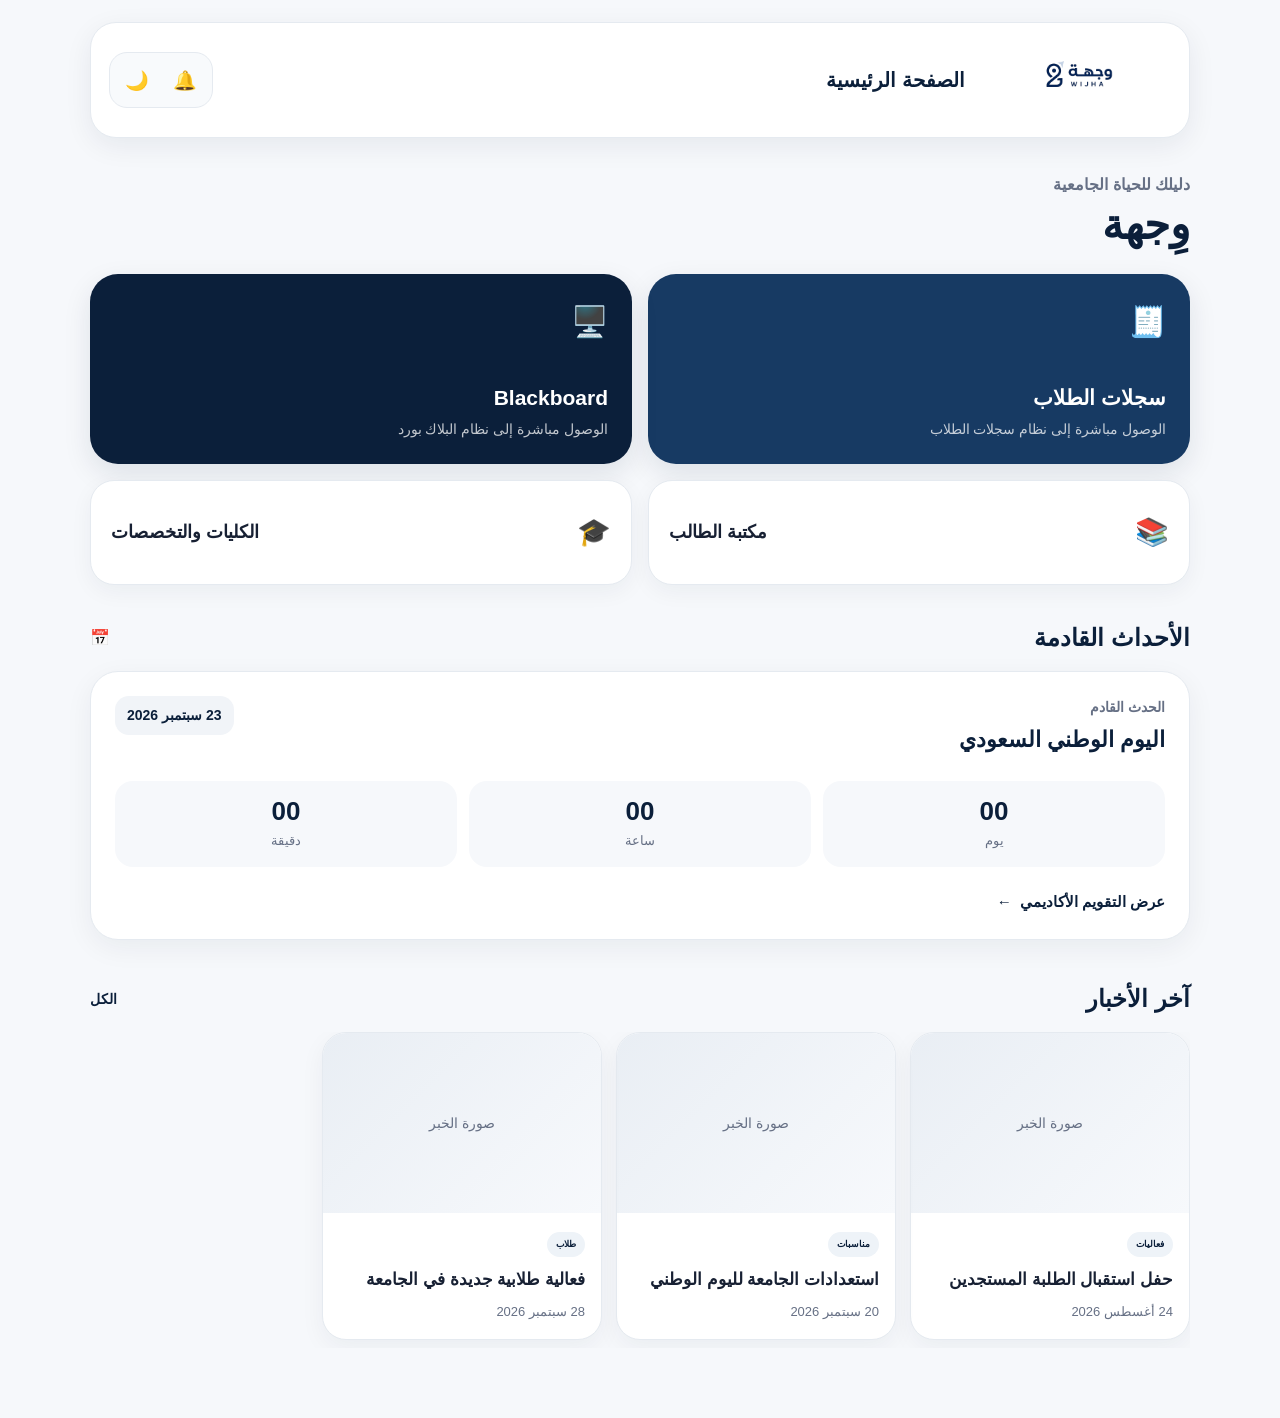
<file: index.html>
<!DOCTYPE html>
<html lang="ar" dir="rtl">

<head>
    <meta charset="UTF-8">
    <meta name="viewport" content="width=device-width, initial-scale=1.0">

    <link rel="stylesheet" href="css/style.css?v=39">

    <title>وِجهة | WIJHA</title>
</head>

<body>

    <header class="top-bar">

        <div class="brand">
            <img src="assets/images/wijha-logo.jpg" alt="شعار وِجهة">
            <span>الصفحة الرئيسية</span>
        </div>

        <div class="top-actions">
            <button aria-label="الإشعارات">🔔</button>
            <button aria-label="الوضع الليلي">🌙</button>
        </div>

    </header>

    <section class="home-intro">
        <p class="home-eyebrow">دليلك للحياة الجامعية</p>
        <h1>وِجهة</h1>
    </section>

    <section class="main-shortcuts">

        <a
    href="https://sis.iau.edu.sa/psp/ps/?cmd=login&languageCd=ENG&"
    target="_blank"
    rel="noopener"
    class="main-card"
>
    <div class="card-icon">🧾</div>

    <h2>
        سجلات الطلاب
    </h2>

    <p>
        الوصول مباشرة إلى نظام سجلات الطلاب
    </p>
</a>


<a
    href="https://vle.iau.edu.sa"
    target="_blank"
    rel="noopener"
    class="main-card main-card-dark"
>
    <div class="card-icon">🖥️</div>

    <h2>
        Blackboard
    </h2>

    <p>
        الوصول مباشرة إلى نظام البلاك بورد
    </p>
</a>

        <a href="#" class="secondary-card">
            <div class="secondary-icon">📚</div>
            <h3>مكتبة الطالب</h3>
        </a>

        <a href="colleges.html" class="secondary-card">
            <div class="secondary-icon">🎓</div>
            <h3>الكليات والتخصصات</h3>
        </a>

    </section>

    <section class="upcoming-section">

        <div class="section-heading">
            <h2>الأحداث القادمة</h2>
            <span>📅</span>
        </div>

        <div
            class="event-card"
            id="next-event"
            data-date="2026-09-23T00:00:00+03:00"
        >

            <div class="event-top">

                <div>
                    <p class="event-label">الحدث القادم</p>
                    <h3>اليوم الوطني السعودي</h3>
                </div>

                <div class="event-date">
                    23 سبتمبر 2026
                </div>

            </div>

            <div class="countdown">

                <div class="time-box">
                    <strong id="days">00</strong>
                    <span>يوم</span>
                </div>

                <div class="time-box">
                    <strong id="hours">00</strong>
                    <span>ساعة</span>
                </div>

                <div class="time-box">
                    <strong id="minutes">00</strong>
                    <span>دقيقة</span>
                </div>

            </div>

            <a href="#" class="event-link">
                عرض التقويم الأكاديمي
                <span>←</span>
            </a>

        </div>

    </section>

    <section class="news-section">

        <div class="news-heading">
            <h2>آخر الأخبار</h2>
            <a href="#">الكل</a>
        </div>

        <div class="news-scroll">

            <article class="news-card">

                <div class="news-image-placeholder">
                    صورة الخبر
                </div>

                <div class="news-content">
                    <span class="news-category">فعاليات</span>

                    <h3>
                        حفل استقبال الطلبة المستجدين
                    </h3>

                    <p class="news-date">
                        24 أغسطس 2026
                    </p>
                </div>

            </article>

            <article class="news-card">

                <div class="news-image-placeholder">
                    صورة الخبر
                </div>

                <div class="news-content">
                    <span class="news-category">مناسبات</span>

                    <h3>
                        استعدادات الجامعة لليوم الوطني
                    </h3>

                    <p class="news-date">
                        20 سبتمبر 2026
                    </p>
                </div>

            </article>

            <article class="news-card">

                <div class="news-image-placeholder">
                    صورة الخبر
                </div>

                <div class="news-content">
                    <span class="news-category">طلاب</span>

                    <h3>
                        فعالية طلابية جديدة في الجامعة
                    </h3>

                    <p class="news-date">
                        28 سبتمبر 2026
                    </p>
                </div>

            </article>

        </div>

    </section>


    <!-- Bottom Navigation -->

  <nav class="bottom-nav" aria-label="التنقل الرئيسي">

    <a href="index.html" class="bottom-nav-item active">
        <span class="bottom-nav-icon">⌂</span>
        <span class="bottom-nav-label">الرئيسية</span>
    </a>

    <a href="tools.html" class="bottom-nav-item">
        <span class="bottom-nav-icon">✦</span>
        <span class="bottom-nav-label">الأدوات</span>
    </a>

    <a href="services.html" class="bottom-nav-item">
        <span class="bottom-nav-icon">◇</span>
        <span class="bottom-nav-label">الخدمات</span>
    </a>

    <a href="library.html" class="bottom-nav-item">
        <span class="bottom-nav-icon">▤</span>
        <span class="bottom-nav-label">المكتبة</span>
    </a>

    <a href="news.html" class="bottom-nav-item">
        <span class="bottom-nav-icon">◌</span>
        <span class="bottom-nav-label">الأخبار</span>
    </a>

</nav>

    <script src="js/main.js?v=1"></script>
<script src="js/site.js?v=1"></script>
</body>

</html>
</file>
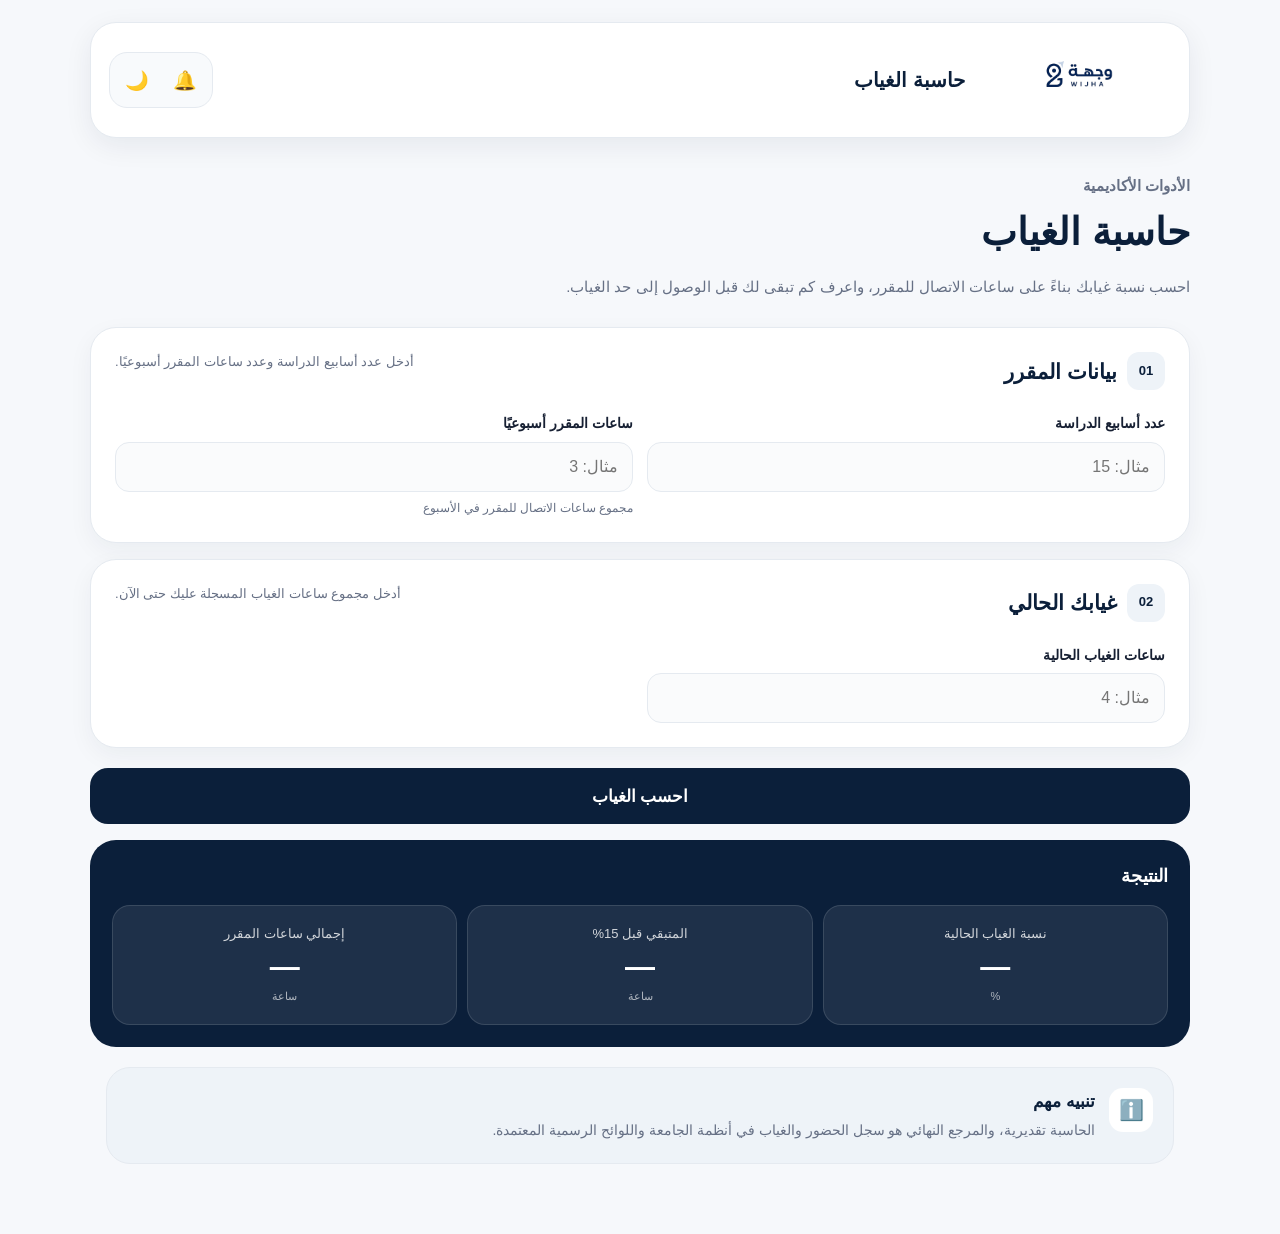
<file: absence.html>
<!DOCTYPE html>
<html lang="ar" dir="rtl">

<head>
    <meta charset="UTF-8">
    <meta name="viewport" content="width=device-width, initial-scale=1.0">

    <link rel="stylesheet" href="css/style.css?v=39"> 

    <title>حاسبة الغياب | وِجهة</title>
</head>

<body>

    <header class="top-bar">

        <div class="brand">
            <img src="assets/images/wijha-logo.jpg" alt="شعار وِجهة">
            <span>حاسبة الغياب</span>
        </div>

        <div class="top-actions">
            <button aria-label="الإشعارات">🔔</button>
            <button aria-label="الوضع الليلي">🌙</button>
        </div>

    </header>


    <main>

        <section class="page-intro">

            <p class="page-eyebrow">
                الأدوات الأكاديمية
            </p>

            <h1>
                حاسبة الغياب
            </h1>

            <p class="page-description">
                احسب نسبة غيابك بناءً على ساعات الاتصال للمقرر،
                واعرف كم تبقى لك قبل الوصول إلى حد الغياب.
            </p>

        </section>


        <section class="absence-calculator">

            <!-- بيانات المقرر -->

            <div class="calculator-section">

                <div class="calculator-heading">

                    <div>
                        <span class="calculator-step">01</span>
                        <h2>بيانات المقرر</h2>
                    </div>

                    <p>
                        أدخل عدد أسابيع الدراسة وعدد ساعات المقرر أسبوعيًا.
                    </p>

                </div>


                <div class="form-grid">

                    <div class="form-group">

                        <label for="study-weeks">
                            عدد أسابيع الدراسة
                        </label>

                        <input
                            type="number"
                            id="study-weeks"
                            min="1"
                            step="1"
                            placeholder="مثال: 15"
                        >

                    </div>


                    <div class="form-group">

                        <label for="weekly-hours">
                            ساعات المقرر أسبوعيًا
                        </label>

                        <input
                            type="number"
                            id="weekly-hours"
                            min="0.5"
                            step="0.5"
                            placeholder="مثال: 3"
                        >

                        <small>
                            مجموع ساعات الاتصال للمقرر في الأسبوع
                        </small>

                    </div>

                </div>

            </div>


            <!-- الغياب الحالي -->

            <div class="calculator-section">

                <div class="calculator-heading">

                    <div>
                        <span class="calculator-step">02</span>
                        <h2>غيابك الحالي</h2>
                    </div>

                    <p>
                        أدخل مجموع ساعات الغياب المسجلة عليك حتى الآن.
                    </p>

                </div>


                <div class="form-grid">

                    <div class="form-group">

                        <label for="current-absence-hours">
                            ساعات الغياب الحالية
                        </label>

                        <input
                            type="number"
                            id="current-absence-hours"
                            min="0"
                            step="0.5"
                            placeholder="مثال: 4"
                        >

                    </div>

                </div>

            </div>


            <!-- زر الحساب -->

            <button
                class="calculate-gpa-button"
                id="calculate-absence"
                type="button"
            >
                احسب الغياب
            </button>


            <!-- النتائج -->

            <section class="gpa-results">

                <div class="result-heading">
                    النتيجة
                </div>


                <div class="results-grid">

                    <div class="result-card">

                        <span>
                            نسبة الغياب الحالية
                        </span>

                        <strong id="absence-percentage">
                            —
                        </strong>

                        <small>
                            %
                        </small>

                    </div>


                    <div class="result-card">

                        <span>
                            المتبقي قبل 15%
                        </span>

                        <strong id="remaining-hours">
                            —
                        </strong>

                        <small>
                            ساعة
                        </small>

                    </div>


                    <div class="result-card">

                        <span>
                            إجمالي ساعات المقرر
                        </span>

                        <strong id="total-course-hours">
                            —
                        </strong>

                        <small>
                            ساعة
                        </small>

                    </div>

                </div>

            </section>


            <!-- الحالة -->

            <section
                class="absence-status"
                id="absence-status"
                hidden
            >

                <h3 id="absence-status-title"></h3>

                <p id="absence-status-text"></p>

            </section>


            <!-- تنبيه -->

            <section class="privacy-note">

                <div class="privacy-icon">
                    ℹ️
                </div>

                <div>

                    <h3>
                        تنبيه مهم
                    </h3>

                    <p>
                        الحاسبة تقديرية، والمرجع النهائي هو سجل الحضور والغياب
                        في أنظمة الجامعة واللوائح الرسمية المعتمدة.
                    </p>

                </div>

            </section>

        </section>

    </main>


    <nav class="bottom-nav" aria-label="التنقل الرئيسي">

    <a href="index.html" class="bottom-nav-item">
        <span class="bottom-nav-icon">⌂</span>
        <span class="bottom-nav-label">الرئيسية</span>
    </a>

    <a href="tools.html" class="bottom-nav-item active">
        <span class="bottom-nav-icon">✦</span>
        <span class="bottom-nav-label">الأدوات</span>
    </a>

    <a href="services.html" class="bottom-nav-item">
        <span class="bottom-nav-icon">◇</span>
        <span class="bottom-nav-label">الخدمات</span>
    </a>

    <a href="library.html" class="bottom-nav-item">
        <span class="bottom-nav-icon">▤</span>
        <span class="bottom-nav-label">المكتبة</span>
    </a>

    <a href="news.html" class="bottom-nav-item">
        <span class="bottom-nav-icon">◌</span>
        <span class="bottom-nav-label">الأخبار</span>
    </a>

</nav>


    <script src="js/absence.js?v=3"></script>
<script src="js/site.js?v=2"></script>
</body>

</html>
</file>
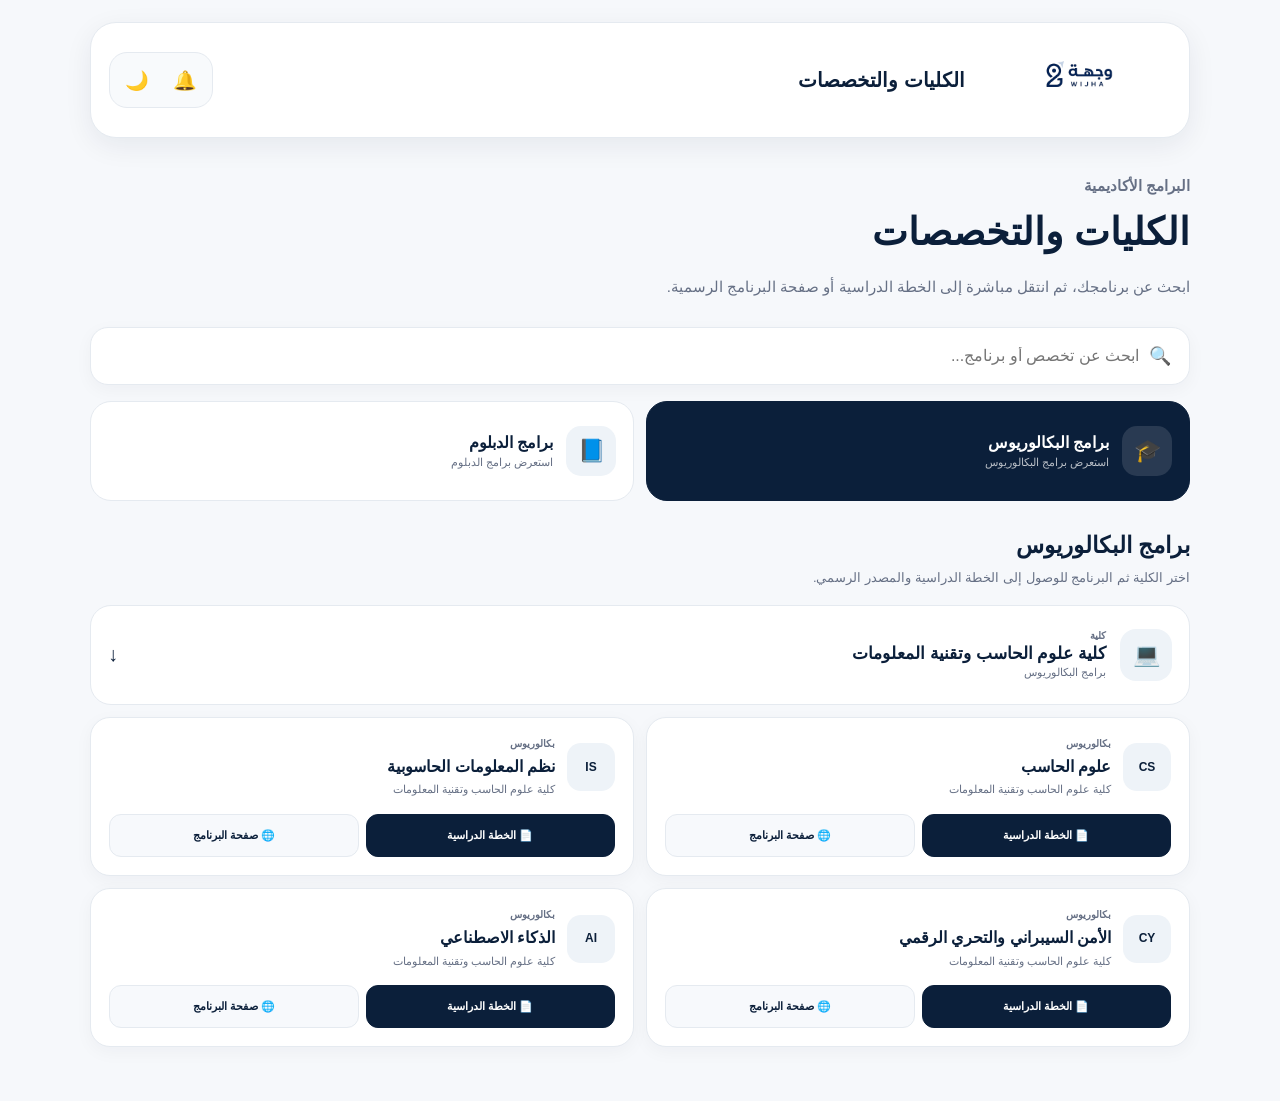
<file: colleges.html>
<!DOCTYPE html>
<html lang="ar" dir="rtl">

<head>
    <meta charset="UTF-8">
    <meta name="viewport" content="width=device-width, initial-scale=1.0">

    <link rel="stylesheet" href="css/style.css?v=39">

    <title>الكليات والتخصصات | وِجهة</title>
</head>

<body>

<header class="top-bar">

    <div class="brand">
        <img src="assets/images/wijha-logo.jpg" alt="شعار وِجهة">
        <span>الكليات والتخصصات</span>
    </div>

    <div class="top-actions">
        <button aria-label="الإشعارات">🔔</button>
        <button aria-label="الوضع الليلي">🌙</button>
    </div>

</header>


<main>

    <section class="page-intro">

        <p class="page-eyebrow">
            البرامج الأكاديمية
        </p>

        <h1>
            الكليات والتخصصات
        </h1>

        <p class="page-description">
            ابحث عن برنامجك، ثم انتقل مباشرة إلى الخطة الدراسية أو صفحة البرنامج الرسمية.
        </p>

    </section>


    <!-- البحث -->

    <section class="program-search-section">

        <div class="program-search-box">

            <span class="program-search-icon">
                🔍
            </span>

            <input
                type="search"
                id="program-search"
                placeholder="ابحث عن تخصص أو برنامج..."
                autocomplete="off"
            >

        </div>

    </section>


    <!-- نوع البرنامج -->

    <section class="program-tabs-wrapper">

        <div class="program-tabs">

            <button
                type="button"
                class="program-tab active"
                data-program-tab="bachelor"
            >
                <span>🎓</span>

                <div>
                    <strong>
                        برامج البكالوريوس
                    </strong>

                    <small>
                        استعرض برامج البكالوريوس
                    </small>
                </div>
            </button>


            <button
                type="button"
                class="program-tab"
                data-program-tab="diploma"
            >
                <span>📘</span>

                <div>
                    <strong>
                        برامج الدبلوم
                    </strong>

                    <small>
                        استعرض برامج الدبلوم
                    </small>
                </div>
            </button>

        </div>

    </section>


    <section class="programs-directory">


        <!-- البكالوريوس -->

        <section
            class="program-panel active"
            id="bachelor-programs"
        >

            <div class="program-section-heading">

                <h2>
                    برامج البكالوريوس
                </h2>

                <p>
                    اختر الكلية ثم البرنامج للوصول إلى الخطة الدراسية والمصدر الرسمي.
                </p>

            </div>


            <!-- كلية علوم الحاسب -->

            <section
                class="college-group"
                data-college="كلية علوم الحاسب وتقنية المعلومات"
            >

                <button
                    type="button"
                    class="college-toggle"
                    aria-expanded="true"
                >

                    <div class="college-toggle-icon">
                        💻
                    </div>

                    <div class="college-toggle-content">

                        <span>
                            كلية
                        </span>

                        <h3>
                            كلية علوم الحاسب وتقنية المعلومات
                        </h3>

                        <p>
                            برامج البكالوريوس
                        </p>

                    </div>

                    <span class="college-toggle-arrow">
                        ↓
                    </span>

                </button>


                <div class="college-programs">


                    <!-- علوم الحاسب -->

                    <article
                        class="program-card"
                        data-program="علوم الحاسب"
                        data-degree="بكالوريوس"
                    >

                        <div class="program-card-main">

                            <div class="program-icon">
                                CS
                            </div>

                            <div>

                                <span class="program-degree">
                                    بكالوريوس
                                </span>

                                <h3>
                                    علوم الحاسب
                                </h3>

                                <p>
                                    كلية علوم الحاسب وتقنية المعلومات
                                </p>

                            </div>

                        </div>

                        <div class="program-actions">

                            <a
                                href="#"
                                class="program-button program-plan-button"
                            >
                                📄 الخطة الدراسية
                            </a>

                            <a
                                href="#"
                                class="program-button"
                            >
                                🌐 صفحة البرنامج
                            </a>

                        </div>

                    </article>


                    <!-- نظم المعلومات -->

                    <article
                        class="program-card"
                        data-program="نظم المعلومات الحاسوبية"
                        data-degree="بكالوريوس"
                    >

                        <div class="program-card-main">

                            <div class="program-icon">
                                IS
                            </div>

                            <div>

                                <span class="program-degree">
                                    بكالوريوس
                                </span>

                                <h3>
                                    نظم المعلومات الحاسوبية
                                </h3>

                                <p>
                                    كلية علوم الحاسب وتقنية المعلومات
                                </p>

                            </div>

                        </div>

                        <div class="program-actions">

                            <a
                                href="#"
                                class="program-button program-plan-button"
                            >
                                📄 الخطة الدراسية
                            </a>

                            <a
                                href="#"
                                class="program-button"
                            >
                                🌐 صفحة البرنامج
                            </a>

                        </div>

                    </article>


                    <!-- الأمن السيبراني -->

                    <article
                        class="program-card"
                        data-program="الأمن السيبراني والتحري الرقمي"
                        data-degree="بكالوريوس"
                    >

                        <div class="program-card-main">

                            <div class="program-icon">
                                CY
                            </div>

                            <div>

                                <span class="program-degree">
                                    بكالوريوس
                                </span>

                                <h3>
                                    الأمن السيبراني والتحري الرقمي
                                </h3>

                                <p>
                                    كلية علوم الحاسب وتقنية المعلومات
                                </p>

                            </div>

                        </div>

                        <div class="program-actions">

                            <a
                                href="#"
                                class="program-button program-plan-button"
                            >
                                📄 الخطة الدراسية
                            </a>

                            <a
                                href="#"
                                class="program-button"
                            >
                                🌐 صفحة البرنامج
                            </a>

                        </div>

                    </article>


                    <!-- الذكاء الاصطناعي -->

                    <article
                        class="program-card"
                        data-program="الذكاء الاصطناعي"
                        data-degree="بكالوريوس"
                    >

                        <div class="program-card-main">

                            <div class="program-icon">
                                AI
                            </div>

                            <div>

                                <span class="program-degree">
                                    بكالوريوس
                                </span>

                                <h3>
                                    الذكاء الاصطناعي
                                </h3>

                                <p>
                                    كلية علوم الحاسب وتقنية المعلومات
                                </p>

                            </div>

                        </div>

                        <div class="program-actions">

                            <a
                                href="#"
                                class="program-button program-plan-button"
                            >
                                📄 الخطة الدراسية
                            </a>

                            <a
                                href="#"
                                class="program-button"
                            >
                                🌐 صفحة البرنامج
                            </a>

                        </div>

                    </article>


                </div>

            </section>

        </section>


        <!-- الدبلوم -->

        <section
            class="program-panel"
            id="diploma-programs"
            hidden
        >

            <div class="program-section-heading">

                <h2>
                    برامج الدبلوم
                </h2>

                <p>
                    سيتم إضافة برامج الدبلوم بعد اعتماد بياناتها الرسمية.
                </p>

            </div>


            <div class="program-empty-state">

                <span>
                    📘
                </span>

                <h3>
                    برامج الدبلوم
                </h3>

                <p>
                    سنضيف البرامج وروابط خططها الدراسية في الخطوة التالية.
                </p>

            </div>

        </section>


        <!-- لا توجد نتائج -->

        <div
            class="program-no-results"
            id="program-no-results"
            hidden
        >

            <span>
                🔍
            </span>

            <h3>
                لا توجد نتائج
            </h3>

            <p>
                جرّب البحث باسم آخر للتخصص أو البرنامج.
            </p>

        </div>

    </section>

</main>


<nav class="bottom-nav" aria-label="التنقل الرئيسي">

    <a href="index.html" class="bottom-nav-item">
        <span class="bottom-nav-icon">⌂</span>
        <span class="bottom-nav-label">الرئيسية</span>
    </a>

    <a href="tools.html" class="bottom-nav-item">
        <span class="bottom-nav-icon">✦</span>
        <span class="bottom-nav-label">الأدوات</span>
    </a>

    <a href="services.html" class="bottom-nav-item">
        <span class="bottom-nav-icon">◇</span>
        <span class="bottom-nav-label">الخدمات</span>
    </a>

    <a href="library.html" class="bottom-nav-item">
        <span class="bottom-nav-icon">▤</span>
        <span class="bottom-nav-label">المكتبة</span>
    </a>

    <a href="news.html" class="bottom-nav-item">
        <span class="bottom-nav-icon">◌</span>
        <span class="bottom-nav-label">الأخبار</span>
    </a>

</nav>
<script src="js/site.js?v=2"></script>

<script src="js/colleges.js?v=3"></script>

</body>
</html>
</file>
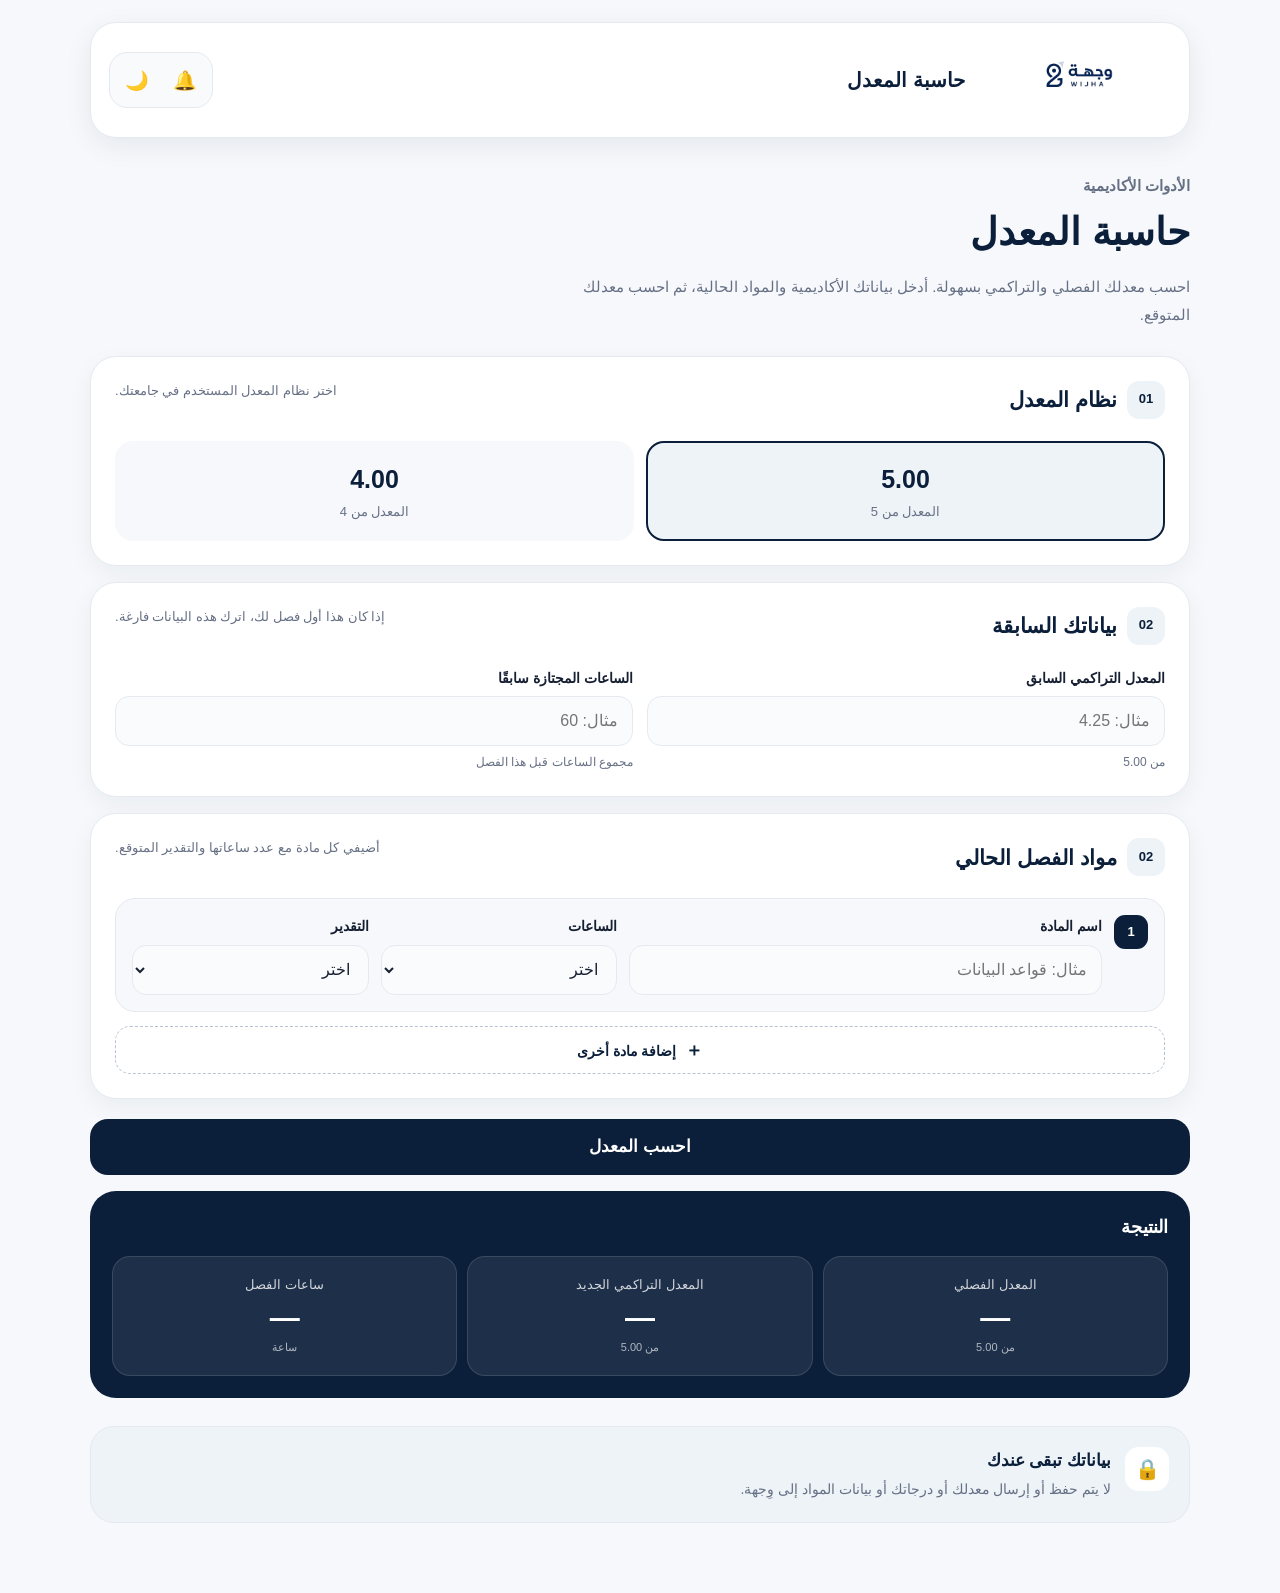
<file: gpa.html>
<!DOCTYPE html>
<html lang="ar" dir="rtl">

<head>
    <meta charset="UTF-8">
    <meta name="viewport" content="width=device-width, initial-scale=1.0">

    <link rel="stylesheet" href="css/style.css?v=39">

    <title>حاسبة المعدل | وِجهة</title>
</head>

<body>

    <header class="top-bar">

        <div class="brand">
            <img src="assets/images/wijha-logo.jpg" alt="شعار وِجهة">
            <span>حاسبة المعدل</span>
        </div>

        <div class="top-actions">
            <button aria-label="الإشعارات">🔔</button>
            <button aria-label="الوضع الليلي">🌙</button>
        </div>

    </header>


    <main>

        <section class="page-intro">

            <p class="page-eyebrow">
                الأدوات الأكاديمية
            </p>

            <h1>
                حاسبة المعدل
            </h1>

            <p class="page-description">
                احسب معدلك الفصلي والتراكمي بسهولة.
                أدخل بياناتك الأكاديمية والمواد الحالية، ثم احسب معدلك المتوقع.
            </p>

        </section>


        <section class="gpa-calculator">


            <!-- البيانات السابقة -->

<!-- نظام المعدل -->

<div class="calculator-section">

    <div class="calculator-heading">

        <div>
            <span class="calculator-step">01</span>
            <h2>نظام المعدل</h2>
        </div>

        <p>
            اختر نظام المعدل المستخدم في جامعتك.
        </p>

    </div>

    <div class="gpa-scale-selector">

        <label class="scale-option active">

            <input
                type="radio"
                name="gpa-scale"
                value="5"
                checked
            >

            <span class="scale-number">5.00</span>
            <span class="scale-label">المعدل من 5</span>

        </label>


        <label class="scale-option">

            <input
                type="radio"
                name="gpa-scale"
                value="4"
            >

            <span class="scale-number">4.00</span>
            <span class="scale-label">المعدل من 4</span>

        </label>

    </div>

</div>


<!-- البيانات السابقة -->

<div class="calculator-section">

    <div class="calculator-heading">

        <div>
            <span class="calculator-step">02</span>
            <h2>بياناتك السابقة</h2>
        </div>

        <p>
            إذا كان هذا أول فصل لك، اترك هذه البيانات فارغة.
        </p>

    </div>


    <div class="form-grid">

        <div class="form-group">

            <label for="previous-gpa">
                المعدل التراكمي السابق
            </label>

            <input
                type="number"
                id="previous-gpa"
                min="0"
                max="5"
                step="0.01"
                placeholder="مثال: 4.25"
            >

            <small id="previous-gpa-scale">
                من 5.00
            </small>

        </div>


        <div class="form-group">

            <label for="previous-hours">
                الساعات المجتازة سابقًا
            </label>

            <input
                type="number"
                id="previous-hours"
                min="0"
                placeholder="مثال: 60"
            >

            <small>
                مجموع الساعات قبل هذا الفصل
            </small>

        </div>

    </div>

</div>


            <!-- مواد الفصل -->

            <div class="calculator-section">

                <div class="calculator-heading">

                    <div>
                        <span class="calculator-step">02</span>
                        <h2>مواد الفصل الحالي</h2>
                    </div>

                    <p>
                        أضيفي كل مادة مع عدد ساعاتها والتقدير المتوقع.
                    </p>

                </div>


                <div class="courses-list">

                    <!-- المادة الأولى -->

                    <div class="course-row">

                        <div class="course-number">
                            1
                        </div>


                        <div class="course-fields">

                            <div class="form-group course-name">

                                <label>
                                    اسم المادة
                                </label>

                                <input
                                    type="text"
                                    placeholder="مثال: قواعد البيانات"
                                >

                            </div>


                            <div class="form-group">

                                <label>
                                    الساعات
                                </label>

                                <select class="course-hours">

                                    <option value="">
                                        اختر
                                    </option>

                                    <option value="1">1</option>
                                    <option value="2">2</option>
                                    <option value="3">3</option>
                                    <option value="4">4</option>
                                    <option value="5">5</option>

                                </select>

                            </div>


                            <div class="form-group">

                                <label>
                                    التقدير
                                </label>

                                <select class="course-grade">

                                    <option value="">
                                        اختر
                                    </option>

                                    <option value="5">
                                        A+
                                    </option>

                                    <option value="4.75">
                                        A
                                    </option>

                                    <option value="4.5">
                                        B+
                                    </option>

                                    <option value="4">
                                        B
                                    </option>

                                    <option value="3.5">
                                        C+
                                    </option>

                                    <option value="3">
                                        C
                                    </option>

                                    <option value="2.5">
                                        D+
                                    </option>

                                    <option value="2">
                                        D
                                    </option>

                                    <option value="1">
                                        F
                                    </option>

                                </select>

                            </div>

                        </div>

                    </div>

                </div>


                <button
                    class="add-course-button"
                    type="button"
                >
                    <span>＋</span>
                    إضافة مادة أخرى
                </button>

            </div>


            <!-- زر الحساب -->

            <button
                class="calculate-gpa-button"
                type="button"
            >
                احسب المعدل
            </button>


            <!-- النتائج -->

            <section class="gpa-results">

                <div class="result-heading">
                    النتيجة
                </div>


                <div class="results-grid">

                    <div class="result-card">

                        <span>
                            المعدل الفصلي
                        </span>

                        <strong>
                            —
                        </strong>

                        <small>
                            من 5.00
                        </small>

                    </div>


                    <div class="result-card">

                        <span>
                            المعدل التراكمي الجديد
                        </span>

                        <strong>
                            —
                        </strong>

                        <small>
                            من 5.00
                        </small>

                    </div>


                    <div class="result-card">

                        <span>
                            ساعات الفصل
                        </span>

                        <strong>
                            —
                        </strong>

                        <small>
                            ساعة
                        </small>

                    </div>

                </div>

            </section>

        </section>


        <section class="privacy-note">

            <div class="privacy-icon">
                🔒
            </div>

            <div>

                <h3>
                    بياناتك تبقى عندك
                </h3>

                <p>
                    لا يتم حفظ أو إرسال معدلك أو درجاتك أو بيانات المواد إلى وِجهة.
                </p>

            </div>

        </section>

    </main>


<nav class="bottom-nav" aria-label="التنقل الرئيسي">

    <a href="index.html" class="bottom-nav-item">
        <span class="bottom-nav-icon">⌂</span>
        <span class="bottom-nav-label">الرئيسية</span>
    </a>

    <a href="tools.html" class="bottom-nav-item active">
        <span class="bottom-nav-icon">✦</span>
        <span class="bottom-nav-label">الأدوات</span>
    </a>

    <a href="services.html" class="bottom-nav-item">
        <span class="bottom-nav-icon">◇</span>
        <span class="bottom-nav-label">الخدمات</span>
    </a>

    <a href="library.html" class="bottom-nav-item">
        <span class="bottom-nav-icon">▤</span>
        <span class="bottom-nav-label">المكتبة</span>
    </a>

    <a href="news.html" class="bottom-nav-item">
        <span class="bottom-nav-icon">◌</span>
        <span class="bottom-nav-label">الأخبار</span>
    </a>

</nav>

<script src="js/site.js?v=1"></script>
<script src="js/gpa.js?v=3"></script>

</body>

</html>
</file>
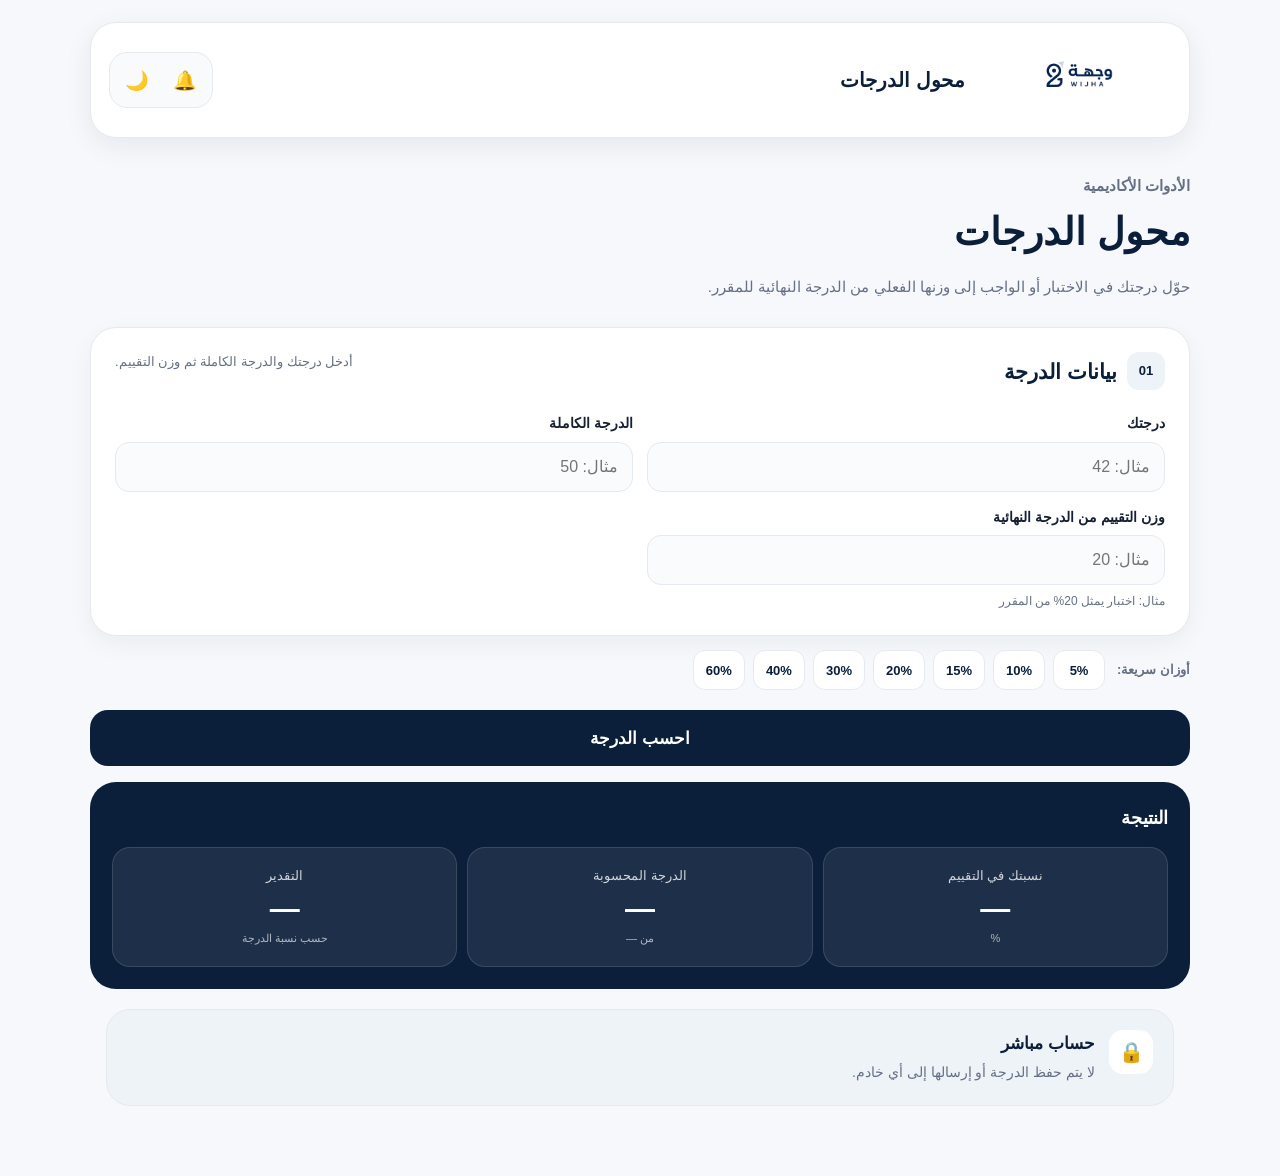
<file: grade-converter.html>
<!DOCTYPE html>
<html lang="ar" dir="rtl">

<head>
    <meta charset="UTF-8">
    <meta name="viewport" content="width=device-width, initial-scale=1.0">

    <link rel="stylesheet" href="css/style.css?v=39">

    <title>محول الدرجات | وِجهة</title>
</head>

<body>

    <header class="top-bar">

        <div class="brand">
            <img src="assets/images/wijha-logo.jpg" alt="شعار وِجهة">
            <span>محول الدرجات</span>
        </div>

        <div class="top-actions">
            <button aria-label="الإشعارات">🔔</button>
            <button aria-label="الوضع الليلي">🌙</button>
        </div>

    </header>


    <main>

        <section class="page-intro">

            <p class="page-eyebrow">
                الأدوات الأكاديمية
            </p>

            <h1>
                محول الدرجات
            </h1>

            <p class="page-description">
                حوّل درجتك في الاختبار أو الواجب إلى وزنها الفعلي من الدرجة النهائية للمقرر.
            </p>

        </section>


        <section class="grade-converter">

            <div class="calculator-section">

                <div class="calculator-heading">

                    <div>
                        <span class="calculator-step">01</span>
                        <h2>بيانات الدرجة</h2>
                    </div>

                    <p>
                        أدخل درجتك والدرجة الكاملة ثم وزن التقييم.
                    </p>

                </div>


                <div class="form-grid">

                    <div class="form-group">

                        <label for="score">
                            درجتك
                        </label>

                        <input
                            type="number"
                            id="score"
                            min="0"
                            step="0.01"
                            placeholder="مثال: 42"
                        >

                    </div>


                    <div class="form-group">

                        <label for="max-score">
                            الدرجة الكاملة
                        </label>

                        <input
                            type="number"
                            id="max-score"
                            min="0.01"
                            step="0.01"
                            placeholder="مثال: 50"
                        >

                    </div>


                    <div class="form-group">

                        <label for="weight">
                            وزن التقييم من الدرجة النهائية
                        </label>

                        <input
                            type="number"
                            id="weight"
                            min="0"
                            max="100"
                            step="0.01"
                            placeholder="مثال: 20"
                        >

                        <small>
                            مثال: اختبار يمثل 20% من المقرر
                        </small>

                    </div>

                </div>

            </div>


            <div class="quick-weights">

                <span>أوزان سريعة:</span>

                <button type="button" data-weight="5">5%</button>
                <button type="button" data-weight="10">10%</button>
                <button type="button" data-weight="15">15%</button>
                <button type="button" data-weight="20">20%</button>
                <button type="button" data-weight="30">30%</button>
                <button type="button" data-weight="40">40%</button>
                <button type="button" data-weight="60">60%</button>

            </div>


            <button
                class="calculate-gpa-button"
                id="calculate-grade"
                type="button"
            >
                احسب الدرجة
            </button>


            <section class="gpa-results">

                <div class="result-heading">
                    النتيجة
                </div>

                <div class="results-grid">

                    <div class="result-card">

                        <span>
                            نسبتك في التقييم
                        </span>

                        <strong id="score-percentage">
                            —
                        </strong>

                        <small>
                            %
                        </small>

                    </div>


                    <div class="result-card">

                        <span>
                            الدرجة المحسوبة
                        </span>

                        <strong id="weighted-score">
                            —
                        </strong>

                        <small id="weighted-score-label">
                            من —
                        </small>

                    </div>


                    <div class="result-card">

    <span>
        التقدير
    </span>

    <strong id="letter-grade">
        —
    </strong>

    <small id="grade-description">
        حسب نسبة الدرجة
    </small>

</div>

                </div>

            </section>


            <section class="privacy-note">

                <div class="privacy-icon">
                    🔒
                </div>

                <div>

                    <h3>
                        حساب مباشر
                    </h3>

                    <p>
                        لا يتم حفظ الدرجة أو إرسالها إلى أي خادم.
                    </p>

                </div>

            </section>

        </section>

    </main>

<nav class="bottom-nav" aria-label="التنقل الرئيسي">

    <a href="index.html" class="bottom-nav-item">
        <span class="bottom-nav-icon">⌂</span>
        <span class="bottom-nav-label">الرئيسية</span>
    </a>

    <a href="tools.html" class="bottom-nav-item active">
        <span class="bottom-nav-icon">✦</span>
        <span class="bottom-nav-label">الأدوات</span>
    </a>

    <a href="services.html" class="bottom-nav-item">
        <span class="bottom-nav-icon">◇</span>
        <span class="bottom-nav-label">الخدمات</span>
    </a>

    <a href="library.html" class="bottom-nav-item">
        <span class="bottom-nav-icon">▤</span>
        <span class="bottom-nav-label">المكتبة</span>
    </a>

    <a href="news.html" class="bottom-nav-item">
        <span class="bottom-nav-icon">◌</span>
        <span class="bottom-nav-label">الأخبار</span>
    </a>

</nav>


    <script src="js/grade-converter.js?v=2"></script>
<script src="js/site.js?v=1"></script>
</body>

</html>
</file>
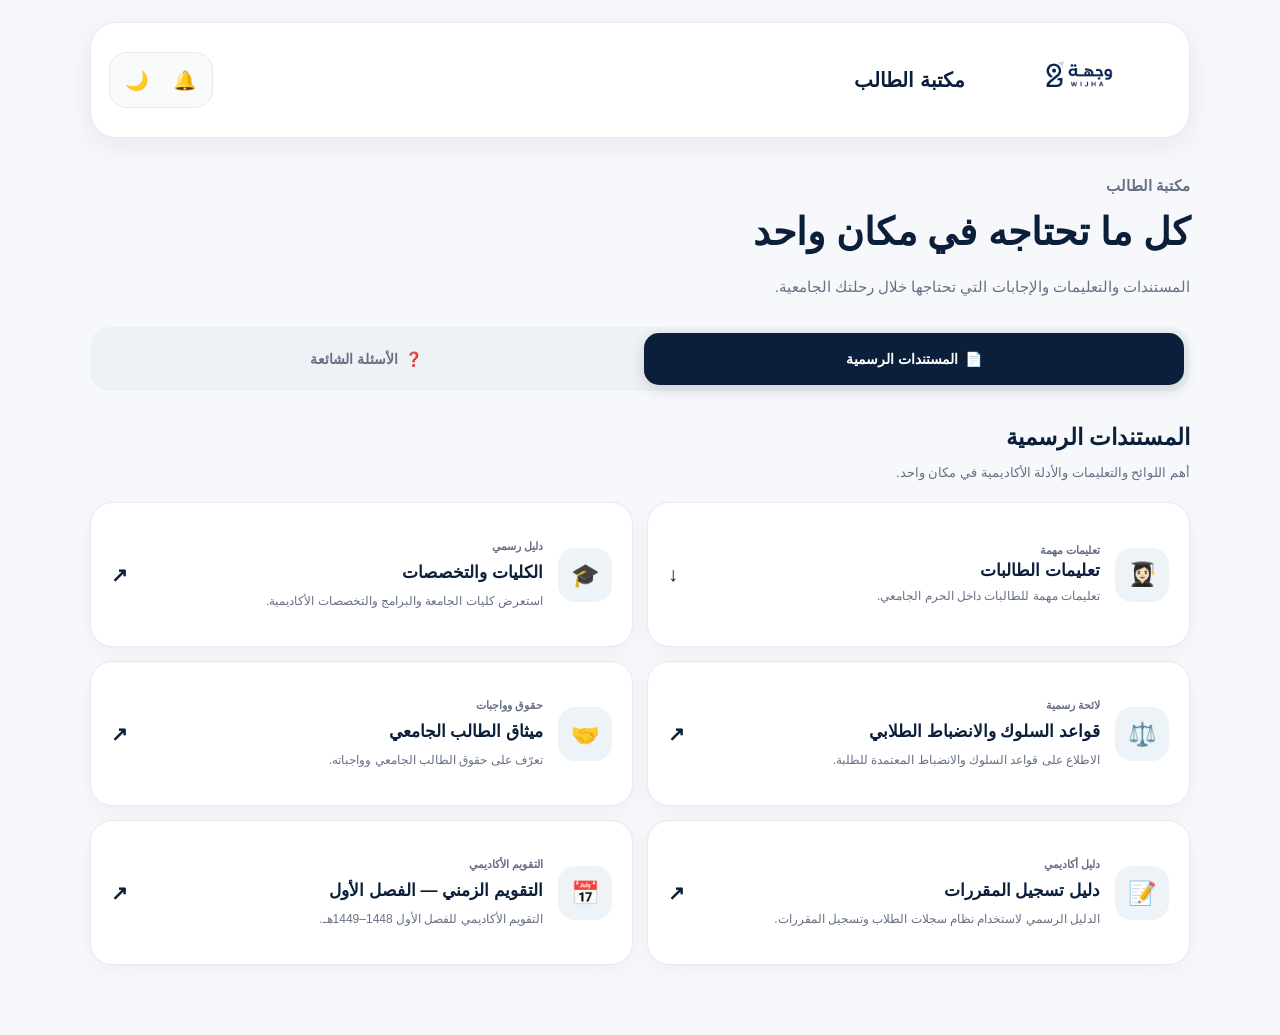
<file: library.html>
<!DOCTYPE html>
<html lang="ar" dir="rtl">

<head>
    <meta charset="UTF-8">
    <meta name="viewport" content="width=device-width, initial-scale=1.0">

    <link rel="stylesheet" href="css/style.css?v=39">

    <title>مكتبة الطالب | وِجهة</title>
</head>

<body>

<header class="top-bar">

    <div class="brand">
        <img src="assets/images/wijha-logo.jpg" alt="شعار وِجهة">
        <span>مكتبة الطالب</span>
    </div>

    <div class="top-actions">
        <button aria-label="الإشعارات">🔔</button>
        <button aria-label="الوضع الليلي">🌙</button>
    </div>

</header>


<main>

    <section class="page-intro">

        <p class="page-eyebrow">
            مكتبة الطالب
        </p>

        <h1>
            كل ما تحتاجه في مكان واحد
        </h1>

        <p class="page-description">
            المستندات والتعليمات والإجابات التي تحتاجها خلال رحلتك الجامعية.
        </p>

    </section>


    <!-- Tabs -->

    <section class="library-tabs-wrapper">

        <div class="library-tabs">

            <button
                type="button"
                class="library-tab active"
                data-library-tab="documents"
            >
                <span>📄</span>
                المستندات الرسمية
            </button>

            <button
                type="button"
                class="library-tab"
                data-library-tab="faq"
            >
                <span>❓</span>
                الأسئلة الشائعة
            </button>

        </div>

    </section>


    <section class="student-library">


        <!-- =====================================
             Official Documents
        ====================================== -->

        <section
            class="library-panel active"
            id="library-documents"
        >

            <div class="library-section-heading">

                <h2>
                    المستندات الرسمية
                </h2>

                <p>
                    أهم اللوائح والتعليمات والأدلة الأكاديمية في مكان واحد.
                </p>

            </div>


            <div class="library-documents-grid">


                <!-- تعليمات الطالبات -->

                <div class="student-instructions-block">

                    <button
                        type="button"
                        class="library-document-card student-instructions-toggle"
                        id="student-instructions-toggle"
                        aria-expanded="false"
                        aria-controls="student-instructions-details"
                    >

                        <div class="library-document-icon">
                            👩🏻‍🎓
                        </div>

                        <div class="library-document-content">

                            <span class="library-document-type">
                                تعليمات مهمة
                            </span>

                            <h2>
                                تعليمات الطالبات
                            </h2>

                            <p>
                                تعليمات مهمة للطالبات داخل الحرم الجامعي.
                            </p>

                        </div>

                        <span class="library-document-arrow instructions-arrow">
                            ↓
                        </span>

                    </button>


                    <section
                        class="student-instructions-details"
                        id="student-instructions-details"
                        hidden
                    >

                        <div class="instructions-details-heading">

                            <div>

                                <span class="library-document-type">
                                    تعليمات مهمة
                                </span>

                                <h2>
                                    تعليمات الطالبات داخل الحرم الجامعي
                                </h2>

                            </div>

                            <div class="instructions-heading-icon">
                                👩🏻‍🎓
                            </div>

                        </div>


                        <div class="instructions-list">


                            <article class="instruction-item">

                                <span class="instruction-number">
                                    01
                                </span>

                                <div>

                                    <h3>
                                        البطاقة الجامعية
                                    </h3>

                                    <p>
                                        الالتزام بإبراز البطاقة الجامعية أثناء الدخول للحرم الجامعي.
                                    </p>

                                </div>

                            </article>


                            <article class="instruction-item">

                                <span class="instruction-number">
                                    02
                                </span>

                                <div>

                                    <h3>
                                        الفناء الخارجي
                                    </h3>

                                    <p>
                                        عدم الخروج في الفناء الخارجي إلا بلبس العباية؛ لأنها منطقة مشتركة مع هيئة التدريس الرجال.
                                    </p>

                                </div>

                            </article>


                            <article class="instruction-item">

                                <span class="instruction-number">
                                    03
                                </span>

                                <div>

                                    <h3>
                                        الفترة المسائية
                                    </h3>

                                    <p>
                                        عند انتهاء وقت المحاضرات في الفترة المسائية، عدم الجلوس في الفناء الخارجي أو الأماكن المغلقة، بل الجلوس بالقرب من موظفات الأمن في مقدمة الكلية والالتزام بتعليماتهن.
                                    </p>

                                </div>

                            </article>


                            <article class="instruction-item">

                                <span class="instruction-number">
                                    04
                                </span>

                                <div>

                                    <h3>
                                        السلوك والانضباط الطلابي
                                    </h3>

                                    <p>
                                        ضرورة اطلاع الطالبات على لائحة قواعد السلوك والانضباط الطلابي.
                                    </p>

                                    <a
                                        href="https://www.iau.edu.sa/sites/default/files/resources/student_code_of_conduct_and_discipline.pdf"
                                        target="_blank"
                                        rel="noopener"
                                        class="instruction-official-link"
                                    >
                                        ⚖️ فتح لائحة السلوك والانضباط
                                        <span>↗</span>
                                    </a>

                                </div>

                            </article>

                        </div>

                    </section>

                </div>
<!-- الكليات والتخصصات -->

<a
    href="https://admitportal.iau.edu.sa/files/college_web_23.pdf"
    target="_blank"
    rel="noopener"
    class="library-document-card"
>

    <div class="library-document-icon">
        🎓
    </div>

    <div class="library-document-content">

        <span class="library-document-type">
            دليل رسمي
        </span>

        <h2>
            الكليات والتخصصات
        </h2>

        <p>
            استعرض كليات الجامعة والبرامج والتخصصات الأكاديمية.
        </p>

    </div>

    <span class="library-document-arrow">
        ↗
    </span>

</a>

                <!-- قواعد السلوك -->

                <a
                    href="https://www.iau.edu.sa/sites/default/files/resources/student_code_of_conduct_and_discipline.pdf"
                    target="_blank"
                    rel="noopener"
                    class="library-document-card"
                >

                    <div class="library-document-icon">
                        ⚖️
                    </div>

                    <div class="library-document-content">

                        <span class="library-document-type">
                            لائحة رسمية
                        </span>

                        <h2>
                            قواعد السلوك والانضباط الطلابي
                        </h2>

                        <p>
                            الاطلاع على قواعد السلوك والانضباط المعتمدة للطلبة.
                        </p>

                    </div>

                    <span class="library-document-arrow">
                        ↗
                    </span>

                </a>


                <!-- ميثاق الطالب -->

                <a
                    href="https://www.iau.edu.sa/sites/default/files/resources/university_student_charter_rights_and_duties__2.pdf"
                    target="_blank"
                    rel="noopener"
                    class="library-document-card"
                >

                    <div class="library-document-icon">
                        🤝
                    </div>

                    <div class="library-document-content">

                        <span class="library-document-type">
                            حقوق وواجبات
                        </span>

                        <h2>
                            ميثاق الطالب الجامعي
                        </h2>

                        <p>
                            تعرّف على حقوق الطالب الجامعي وواجباته.
                        </p>

                    </div>

                    <span class="library-document-arrow">
                        ↗
                    </span>

                </a>


                <!-- تسجيل المقررات -->

                <a
                    href="https://www.iau.edu.sa/sites/default/files/resources/course_registration_guide26.pdf"
                    target="_blank"
                    rel="noopener"
                    class="library-document-card"
                >

                    <div class="library-document-icon">
                        📝
                    </div>

                    <div class="library-document-content">

                        <span class="library-document-type">
                            دليل أكاديمي
                        </span>

                        <h2>
                            دليل تسجيل المقررات
                        </h2>

                        <p>
                            الدليل الرسمي لاستخدام نظام سجلات الطلاب وتسجيل المقررات.
                        </p>

                    </div>

                    <span class="library-document-arrow">
                        ↗
                    </span>

                </a>


                <!-- التقويم -->

                <a
                    href="https://www.iau.edu.sa/sites/default/files/resources/academic_events_calendar_-_first_semester_1448-1449_ah_0.pdf"
                    target="_blank"
                    rel="noopener"
                    class="library-document-card"
                >

                    <div class="library-document-icon">
                        📅
                    </div>

                    <div class="library-document-content">

                        <span class="library-document-type">
                            التقويم الأكاديمي
                        </span>

                        <h2>
                            التقويم الزمني — الفصل الأول
                        </h2>

                        <p>
                            التقويم الأكاديمي للفصل الأول 1448–1449هـ.
                        </p>

                    </div>

                    <span class="library-document-arrow">
                        ↗
                    </span>

                </a>

            </div>

        </section>



        <!-- =====================================
             FAQ
        ====================================== -->

        <section
            class="library-panel"
            id="library-faq"
            hidden
        >

            <div class="library-section-heading">

                <h2>
                    الأسئلة الشائعة
                </h2>

                <p>
                    إجابات سريعة عن أكثر الخدمات والمعلومات التي قد تحتاجها.
                </p>

            </div>


            <div class="faq-list">


                <details class="faq-item">

                    <summary>
                        كيف أدخل على سجلات الطلاب؟
                    </summary>

                    <p>
                        يمكنك الوصول إلى نظام سجلات الطلاب من قسم الأدوات الأكاديمية في وِجهة.
                    </p>

                </details>


                <details class="faq-item">

                    <summary>
                        كيف أسجل مقرراتي؟
                    </summary>

                    <p>
                        يمكنك الاطلاع على دليل تسجيل المقررات ضمن المستندات الرسمية، والذي يشرح خطوات التسجيل في نظام سجلات الطلاب.
                    </p>

                </details>


                <details class="faq-item">

                    <summary>
                        نسيت كلمة مرور حسابي الجامعي، ماذا أفعل؟
                    </summary>

                    <p>
                        انتقل إلى قسم الدعم الفني في دليل الخدمات للوصول إلى خدمات الدعم الرسمية بالجامعة.
                    </p>

                </details>


                <details class="faq-item">

                    <summary>
                        لدي مشكلة في البريد الجامعي أو أحد أنظمة الجامعة، أين أتوجه؟
                    </summary>

                    <p>
                        يمكنك تقديم طلب عن طريق ساند للدعم الفني، أو التواصل مع الدعم الفني على الرقم 0133331111.
                    </p>

                </details>


                <details class="faq-item">

                    <summary>
                        أين أجد Blackboard؟
                    </summary>

                    <p>
                        يمكنك الوصول إليه مباشرة من قسم الأدوات الأكاديمية في وِجهة.
                    </p>

                </details>


                <details class="faq-item">

                    <summary>
                        أين أجد التقويم الأكاديمي؟
                    </summary>

                    <p>
                        ستجد رابط التقويم الأكاديمي ضمن المستندات الرسمية في مكتبة الطالب.
                    </p>

                </details>


                <details class="faq-item">

                    <summary>
                        أحتاج مساعدة نفسية أو اجتماعية، أين أتوجه؟
                    </summary>

                    <p>
                        يمكنك الاطلاع على قسم مركز الإرشاد الجامعي في دليل الخدمات لمعرفة مواقع المركز ووسائل التواصل الرسمية.
                    </p>

                </details>


                <details class="faq-item">

                    <summary>
                        كيف أعرف حقوقي وواجباتي كطالب جامعي؟
                    </summary>

                    <p>
                        يمكنك الاطلاع على ميثاق الطالب الجامعي ضمن المستندات الرسمية في مكتبة الطالب.
                    </p>

                </details>


                <details class="faq-item">

                    <summary>
                        أين أجد قواعد السلوك والانضباط الطلابي؟
                    </summary>

                    <p>
                        تتوفر قواعد السلوك والانضباط الطلابي ضمن المستندات الرسمية في مكتبة الطالب.
                    </p>

                </details>


                <details class="faq-item">

                    <summary>
                        أين أجد معلومات عن كليتي أو تخصصي؟
                    </summary>

                    <p>
                        انتقل إلى قسم الكليات والتخصصات للوصول إلى معلومات الكليات والبرامج الأكاديمية.
                    </p>

                </details>


                <details class="faq-item">

                    <summary>
                        أين أتابع أخبار وإعلانات الجامعة؟
                    </summary>

                    <p>
                        يمكنك زيارة قسم أخبار الجامعة للاطلاع على الأخبار والإعلانات المنشورة من المصادر الرسمية للجامعة.
                    </p>

                </details>


                <details class="faq-item faq-privacy">

                    <summary>
                        هل وِجهة تطلب تسجيل الدخول أو بياناتي الجامعية؟
                    </summary>

                    <p>
                        لا. وِجهة لا تطلب الرقم الجامعي أو كلمة المرور أو أي بيانات شخصية، وإنما تساعدك في الوصول إلى الخدمات والمصادر الرسمية لجامعة الإمام عبدالرحمن بن فيصل.
                    </p>

                </details>


            </div>

        </section>

    </section>

</main>

<nav class="bottom-nav" aria-label="التنقل الرئيسي">

    <a href="index.html" class="bottom-nav-item">
        <span class="bottom-nav-icon">⌂</span>
        <span class="bottom-nav-label">الرئيسية</span>
    </a>

    <a href="tools.html" class="bottom-nav-item">
        <span class="bottom-nav-icon">✦</span>
        <span class="bottom-nav-label">الأدوات</span>
    </a>

    <a href="services.html" class="bottom-nav-item">
        <span class="bottom-nav-icon">◇</span>
        <span class="bottom-nav-label">الخدمات</span>
    </a>

    <a href="library.html" class="bottom-nav-item active">
        <span class="bottom-nav-icon">▤</span>
        <span class="bottom-nav-label">المكتبة</span>
    </a>

    <a href="news.html" class="bottom-nav-item">
        <span class="bottom-nav-icon">◌</span>
        <span class="bottom-nav-label">الأخبار</span>
    </a>

</nav>
    
<script src="js/site.js?v=1"></script>

<script src="js/library.js?v=3"></script>

</body>
</html>
</file>
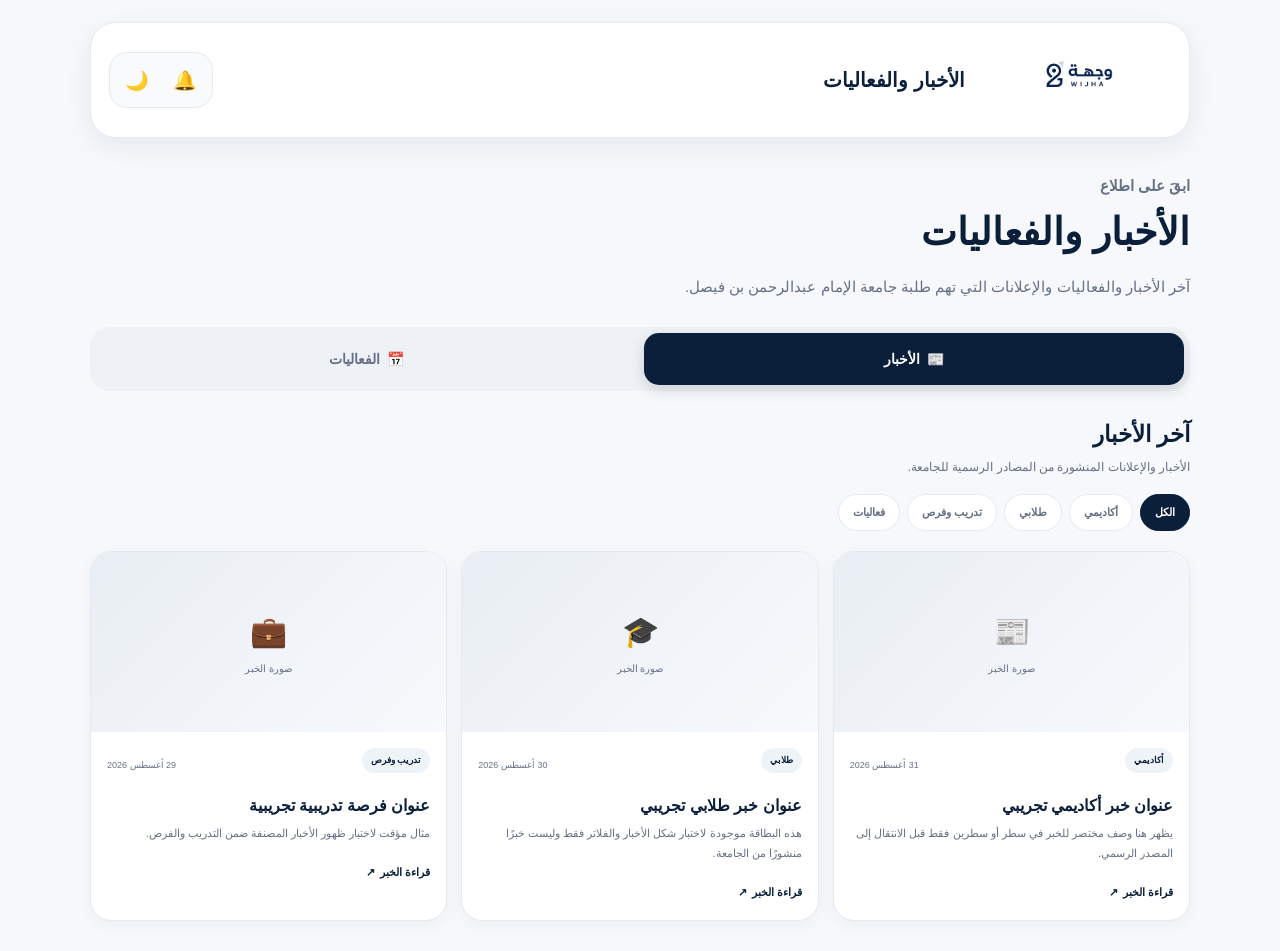
<file: news.html>
<!DOCTYPE html>
<html lang="ar" dir="rtl">

<head>
    <meta charset="UTF-8">
    <meta name="viewport" content="width=device-width, initial-scale=1.0">

    <link rel="stylesheet" href="css/style.css?v=39">

    <title>الأخبار والفعاليات | وِجهة</title>
</head>

<body>

<header class="top-bar">

    <div class="brand">
        <img src="assets/images/wijha-logo.jpg" alt="شعار وِجهة">
        <span>الأخبار والفعاليات</span>
    </div>

    <div class="top-actions">
        <button aria-label="الإشعارات">🔔</button>
        <button aria-label="الوضع الليلي">🌙</button>
    </div>

</header>


<main>

    <!-- Intro -->

    <section class="page-intro">

        <p class="page-eyebrow">
            ابقَ على اطلاع
        </p>

        <h1>
            الأخبار والفعاليات
        </h1>

        <p class="page-description">
            آخر الأخبار والفعاليات والإعلانات التي تهم طلبة جامعة الإمام عبدالرحمن بن فيصل.
        </p>

    </section>


    <!-- Main Tabs -->

    <section class="news-tabs-wrapper">

        <div class="news-tabs">

            <button
                type="button"
                class="news-tab active"
                data-news-tab="news"
            >
                <span>📰</span>
                الأخبار
            </button>

            <button
                type="button"
                class="news-tab"
                data-news-tab="events"
            >
                <span>📅</span>
                الفعاليات
            </button>

        </div>

    </section>


    <section class="news-page-content">


        <!-- =====================================
             NEWS
        ====================================== -->

        <section
            class="news-panel"
            id="news-panel"
        >

            <div class="news-section-heading">

                <div>
                    <h2>آخر الأخبار</h2>

                    <p>
                        الأخبار والإعلانات المنشورة من المصادر الرسمية للجامعة.
                    </p>
                </div>

            </div>


            <!-- Filters -->

            <div class="news-filters">

                <button
                    type="button"
                    class="news-filter active"
                    data-filter="all"
                >
                    الكل
                </button>

                <button
                    type="button"
                    class="news-filter"
                    data-filter="academic"
                >
                    أكاديمي
                </button>

                <button
                    type="button"
                    class="news-filter"
                    data-filter="student"
                >
                    طلابي
                </button>

                <button
                    type="button"
                    class="news-filter"
                    data-filter="opportunity"
                >
                    تدريب وفرص
                </button>

                <button
                    type="button"
                    class="news-filter"
                    data-filter="event"
                >
                    فعاليات
                </button>

            </div>


            <!--
                بيانات تجريبية مؤقتة للتصميم فقط.
                سنستبدلها لاحقًا بأخبار IAU الرسمية.
            -->

            <div class="news-cards-grid">


                <!-- Test News 1 -->

                <article
                    class="wijha-news-card"
                    data-category="academic"
                >

                    <div class="news-image-placeholder">
                        <span>📰</span>
                        <small>صورة الخبر</small>
                    </div>

                    <div class="wijha-news-content">

                        <div class="news-card-meta">

                            <span class="news-category">
                                أكاديمي
                            </span>

                            <time>
                                31 أغسطس 2026
                            </time>

                        </div>

                        <h3>
                            عنوان خبر أكاديمي تجريبي
                        </h3>

                        <p>
                            يظهر هنا وصف مختصر للخبر في سطر أو سطرين فقط قبل الانتقال إلى المصدر الرسمي.
                        </p>

                        <a
                            href="#"
                            class="news-read-link"
                        >
                            قراءة الخبر
                            <span>↗</span>
                        </a>

                    </div>

                </article>


                <!-- Test News 2 -->

                <article
                    class="wijha-news-card"
                    data-category="student"
                >

                    <div class="news-image-placeholder">
                        <span>🎓</span>
                        <small>صورة الخبر</small>
                    </div>

                    <div class="wijha-news-content">

                        <div class="news-card-meta">

                            <span class="news-category">
                                طلابي
                            </span>

                            <time>
                                30 أغسطس 2026
                            </time>

                        </div>

                        <h3>
                            عنوان خبر طلابي تجريبي
                        </h3>

                        <p>
                            هذه البطاقة موجودة لاختبار شكل الأخبار والفلاتر فقط وليست خبرًا منشورًا من الجامعة.
                        </p>

                        <a
                            href="#"
                            class="news-read-link"
                        >
                            قراءة الخبر
                            <span>↗</span>
                        </a>

                    </div>

                </article>


                <!-- Test News 3 -->

                <article
                    class="wijha-news-card"
                    data-category="opportunity"
                >

                    <div class="news-image-placeholder">
                        <span>💼</span>
                        <small>صورة الخبر</small>
                    </div>

                    <div class="wijha-news-content">

                        <div class="news-card-meta">

                            <span class="news-category">
                                تدريب وفرص
                            </span>

                            <time>
                                29 أغسطس 2026
                            </time>

                        </div>

                        <h3>
                            عنوان فرصة تدريبية تجريبية
                        </h3>

                        <p>
                            مثال مؤقت لاختبار ظهور الأخبار المصنفة ضمن التدريب والفرص.
                        </p>

                        <a
                            href="#"
                            class="news-read-link"
                        >
                            قراءة الخبر
                            <span>↗</span>
                        </a>

                    </div>

                </article>

            </div>


            <div
                class="news-no-results"
                id="news-no-results"
                hidden
            >
                <span>🔍</span>

                <h3>لا توجد أخبار في هذا التصنيف</h3>

                <p>
                    اختر تصنيفًا آخر لعرض الأخبار.
                </p>
            </div>

        </section>



        <!-- =====================================
             EVENTS
        ====================================== -->

        <section
            class="news-panel"
            id="events-panel"
            hidden
        >

            <div class="news-section-heading">

                <div>
                    <h2>الفعاليات القادمة</h2>

                    <p>
                        يتم ترتيب الفعاليات القادمة تلقائيًا حسب أقرب موعد.
                    </p>
                </div>

            </div>


            <div
                class="events-list"
                id="upcoming-events"
            ></div>


            <div
                class="events-empty"
                id="upcoming-empty"
                hidden
            >
                <span>📅</span>

                <h3>لا توجد فعاليات قادمة حاليًا</h3>

                <p>
                    ستظهر الفعاليات الجديدة هنا عند إضافتها.
                </p>
            </div>


            <div class="past-events-section">

                <div class="news-section-heading">

                    <div>
                        <h2>الفعاليات السابقة</h2>

                        <p>
                            الفعاليات التي انتهى موعدها.
                        </p>
                    </div>

                </div>


                <div
                    class="events-list"
                    id="past-events"
                ></div>


                <div
                    class="events-empty"
                    id="past-empty"
                    hidden
                >
                    <span>✓</span>

                    <h3>لا توجد فعاليات سابقة</h3>
                </div>

            </div>

        </section>

    </section>

</main>


<nav class="bottom-nav" aria-label="التنقل الرئيسي">

    <a href="index.html" class="bottom-nav-item">
        <span class="bottom-nav-icon">⌂</span>
        <span class="bottom-nav-label">الرئيسية</span>
    </a>

    <a href="tools.html" class="bottom-nav-item">
        <span class="bottom-nav-icon">✦</span>
        <span class="bottom-nav-label">الأدوات</span>
    </a>

    <a href="services.html" class="bottom-nav-item">
        <span class="bottom-nav-icon">◇</span>
        <span class="bottom-nav-label">الخدمات</span>
    </a>

    <a href="library.html" class="bottom-nav-item">
        <span class="bottom-nav-icon">▤</span>
        <span class="bottom-nav-label">المكتبة</span>
    </a>

    <a href="news.html" class="bottom-nav-item active">
        <span class="bottom-nav-icon">◌</span>
        <span class="bottom-nav-label">الأخبار</span>
    </a>

</nav>
<script src="js/site.js?v=2"></script>

<script src="js/news.js?v=3"></script>

</body>
</html>
</file>
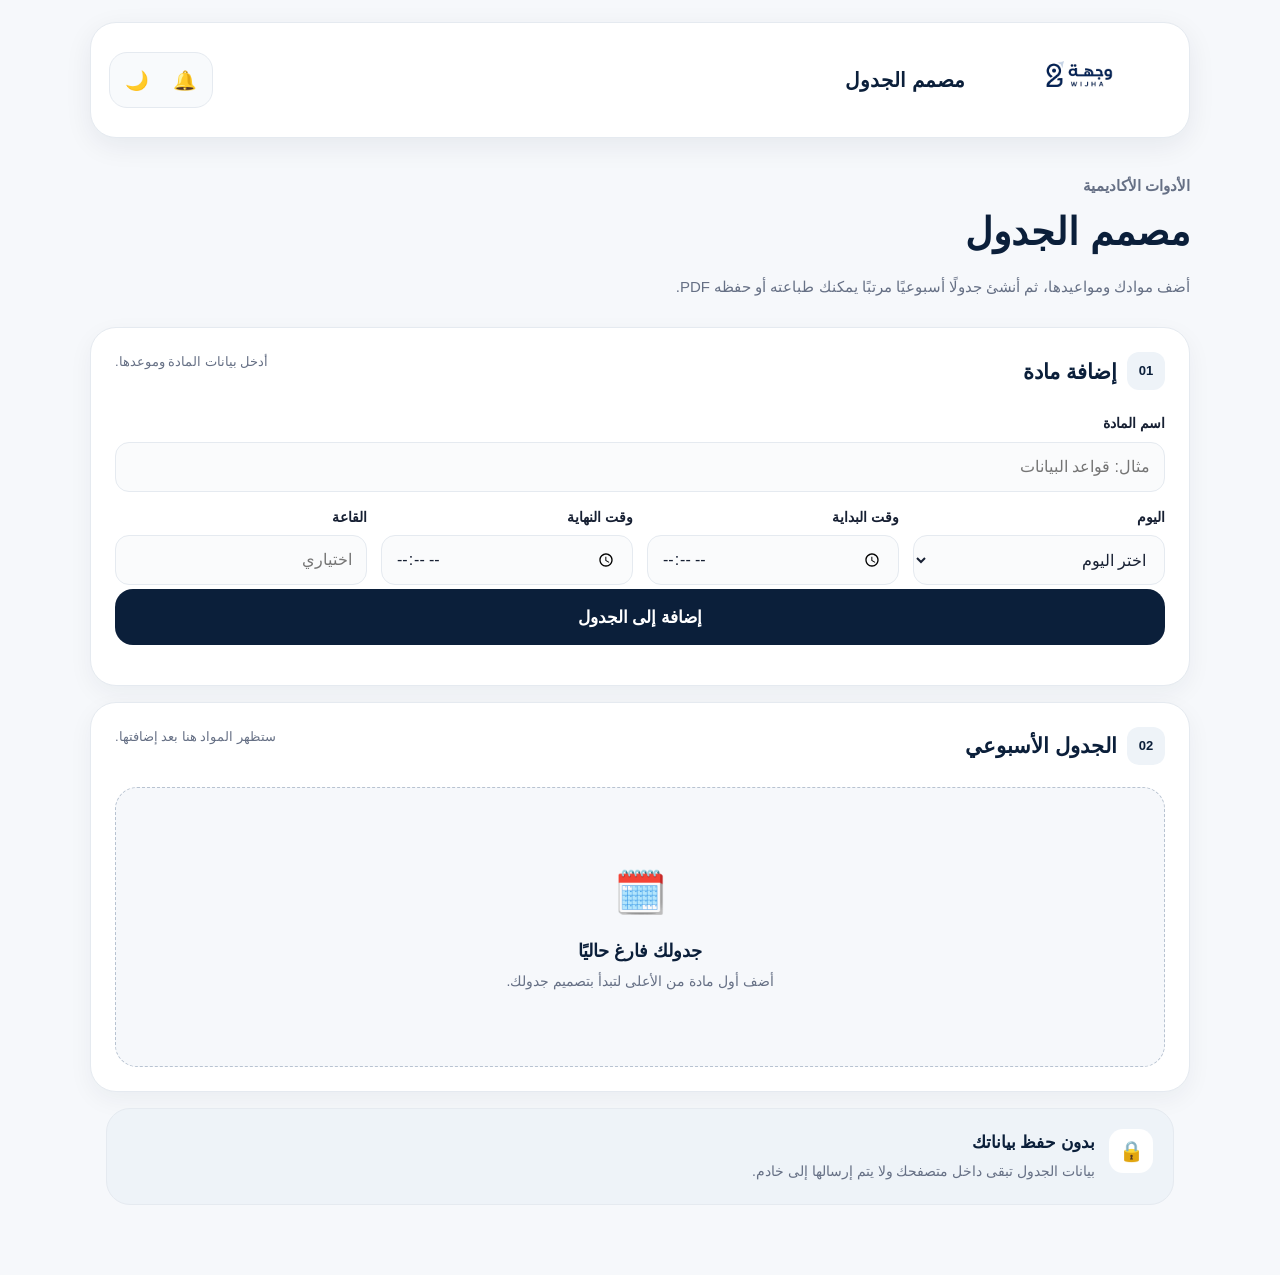
<file: schedule-builder.html>
<!DOCTYPE html>
<html lang="ar" dir="rtl">

<head>
    <meta charset="UTF-8">
    <meta name="viewport" content="width=device-width, initial-scale=1.0">

    <link rel="stylesheet" href="css/style.css?v=39">

    <title>مصمم الجدول | وِجهة</title>
</head>

<body>

    <header class="top-bar">

        <div class="brand">
            <img src="assets/images/wijha-logo.jpg" alt="شعار وِجهة">
            <span>مصمم الجدول</span>
        </div>

        <div class="top-actions">
            <button aria-label="الإشعارات">🔔</button>
            <button aria-label="الوضع الليلي">🌙</button>
        </div>

    </header>


    <main>

        <section class="page-intro">

            <p class="page-eyebrow">
                الأدوات الأكاديمية
            </p>

            <h1>
                مصمم الجدول
            </h1>

            <p class="page-description">
                أضف موادك ومواعيدها، ثم أنشئ جدولًا أسبوعيًا مرتبًا يمكنك طباعته أو حفظه PDF.
            </p>

        </section>


        <section class="schedule-builder">

            <!-- إضافة مادة -->

            <div class="calculator-section">

                <div class="calculator-heading">

                    <div>
                        <span class="calculator-step">01</span>
                        <h2>إضافة مادة</h2>
                    </div>

                    <p>
                        أدخل بيانات المادة وموعدها.
                    </p>

                </div>


                <div class="schedule-form-grid">

                    <div class="form-group">

                        <label for="course-name">
                            اسم المادة
                        </label>

                        <input
                            type="text"
                            id="course-name"
                            placeholder="مثال: قواعد البيانات"
                        >

                    </div>


                    <div class="form-group">

                        <label for="course-day">
                            اليوم
                        </label>

                        <select id="course-day">

                            <option value="">
                                اختر اليوم
                            </option>

                            <option value="Sunday">
                                الأحد
                            </option>

                            <option value="Monday">
                                الاثنين
                            </option>

                            <option value="Tuesday">
                                الثلاثاء
                            </option>

                            <option value="Wednesday">
                                الأربعاء
                            </option>

                            <option value="Thursday">
                                الخميس
                            </option>

                        </select>

                    </div>


                    <div class="form-group">

                        <label for="start-time">
                            وقت البداية
                        </label>

                        <input
                            type="time"
                            id="start-time"
                        >

                    </div>


                    <div class="form-group">

                        <label for="end-time">
                            وقت النهاية
                        </label>

                        <input
                            type="time"
                            id="end-time"
                        >

                    </div>


                    <div class="form-group">

                        <label for="course-room">
                            القاعة
                        </label>

                        <input
                            type="text"
                            id="course-room"
                            placeholder="اختياري"
                        >

                    </div>

                </div>


                <button
                    type="button"
                    class="calculate-gpa-button"
                    id="add-schedule-course"
                >
                    إضافة إلى الجدول
                </button>

            </div>


            <!-- الجدول -->

            <div class="calculator-section">

                <div class="calculator-heading">

                    <div>
                        <span class="calculator-step">02</span>
                        <h2>الجدول الأسبوعي</h2>
                    </div>

                    <p>
                        ستظهر المواد هنا بعد إضافتها.
                    </p>

                </div>


                <div class="print-area">

                    <div class="print-only-title">
                        <h1>جدولي الأسبوعي</h1>
                        <p>وِجهة | WIJHA</p>
                    </div>


                    <div class="schedule-preview">

                        <div class="schedule-empty">

                            <div class="schedule-empty-icon">
                                🗓️
                            </div>

                            <h3>
                                جدولك فارغ حاليًا
                            </h3>

                            <p>
                                أضف أول مادة من الأعلى لتبدأ بتصميم جدولك.
                            </p>

                        </div>

                    </div>

                </div>


                <div
                    class="schedule-actions"
                    id="schedule-actions"
                    hidden
                >

                    <button
                        type="button"
                        class="print-schedule-button"
                        id="print-schedule"
                    >
                        🖨️
                        طباعة / حفظ PDF
                    </button>

                </div>

            </div>


            <section class="privacy-note">

                <div class="privacy-icon">
                    🔒
                </div>

                <div>

                    <h3>
                        بدون حفظ بياناتك
                    </h3>

                    <p>
                        بيانات الجدول تبقى داخل متصفحك ولا يتم إرسالها إلى خادم.
                    </p>

                </div>

            </section>

        </section>

    </main>


<nav class="bottom-nav" aria-label="التنقل الرئيسي">

    <a href="index.html" class="bottom-nav-item">
        <span class="bottom-nav-icon">⌂</span>
        <span class="bottom-nav-label">الرئيسية</span>
    </a>

    <a href="tools.html" class="bottom-nav-item active">
        <span class="bottom-nav-icon">✦</span>
        <span class="bottom-nav-label">الأدوات</span>
    </a>

    <a href="services.html" class="bottom-nav-item">
        <span class="bottom-nav-icon">◇</span>
        <span class="bottom-nav-label">الخدمات</span>
    </a>

    <a href="library.html" class="bottom-nav-item">
        <span class="bottom-nav-icon">▤</span>
        <span class="bottom-nav-label">المكتبة</span>
    </a>

    <a href="news.html" class="bottom-nav-item">
        <span class="bottom-nav-icon">◌</span>
        <span class="bottom-nav-label">الأخبار</span>
    </a>

</nav>


    <script src="js/schedule-builder.js?v=3"></script>
<script src="js/site.js?v=1"></script>
</body>

</html>
</file>
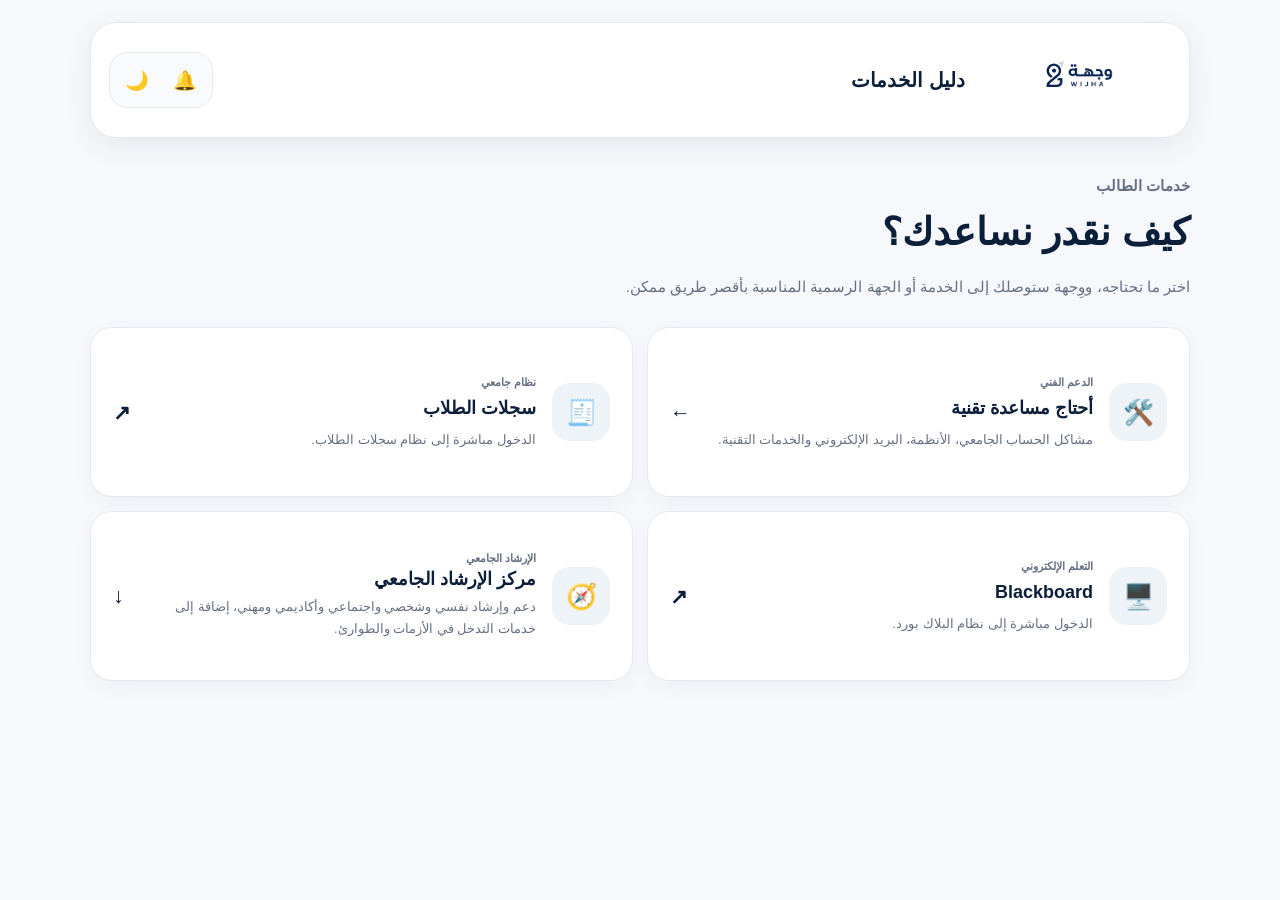
<file: services.html>
<!DOCTYPE html>
<html lang="ar" dir="rtl">

<head>
    <meta charset="UTF-8">
    <meta name="viewport" content="width=device-width, initial-scale=1.0">

    <link rel="stylesheet" href="css/style.css?v=39">

    <title>دليل الخدمات | وِجهة</title>
</head>

<body>

    <header class="top-bar">

        <div class="brand">
            <img src="assets/images/wijha-logo.jpg" alt="شعار وِجهة">
            <span>دليل الخدمات</span>
        </div>

        <div class="top-actions">
            <button aria-label="الإشعارات">🔔</button>
            <button aria-label="الوضع الليلي">🌙</button>
        </div>

    </header>


    <main>

        <section class="page-intro">

            <p class="page-eyebrow">
                خدمات الطالب
            </p>

            <h1>
                كيف نقدر نساعدك؟
            </h1>

            <p class="page-description">
                اختر ما تحتاجه، ووِجهة ستوصلك إلى الخدمة أو الجهة الرسمية المناسبة بأقصر طريق ممكن.
            </p>

        </section>


        <section class="services-directory">

            <div class="services-choice-grid">


                <!-- الدعم الفني -->

                <a
                    href="technical-support.html"
                    class="service-choice-card"
                >

                    <div class="service-choice-icon">
                        🛠️
                    </div>

                    <div class="service-choice-content">

                        <span class="service-choice-type">
                            الدعم الفني
                        </span>

                        <h2>
                            أحتاج مساعدة تقنية
                        </h2>

                        <p>
                            مشاكل الحساب الجامعي، الأنظمة، البريد الإلكتروني والخدمات التقنية.
                        </p>

                    </div>

                    <span class="service-choice-arrow">
                        ←
                    </span>

                </a>
<!-- سجلات الطلاب -->

<a
    href="https://sis.iau.edu.sa/psp/ps/?cmd=login&languageCd=ENG&"
    target="_blank"
    rel="noopener"
    class="service-choice-card"
>

    <div class="service-choice-icon">
        🧾
    </div>

    <div class="service-choice-content">

        <span class="service-choice-type">
            نظام جامعي
        </span>

        <h2>
            سجلات الطلاب
        </h2>

        <p>
            الدخول مباشرة إلى نظام سجلات الطلاب.
        </p>

    </div>

    <span class="service-choice-arrow">
        ↗
    </span>

</a>


<!-- Blackboard -->

<a
    href="https://vle.iau.edu.sa"
    target="_blank"
    rel="noopener"
    class="service-choice-card"
>

    <div class="service-choice-icon">
        🖥️
    </div>

    <div class="service-choice-content">

        <span class="service-choice-type">
            التعلم الإلكتروني
        </span>

        <h2>
            Blackboard
        </h2>

        <p>
            الدخول مباشرة إلى نظام البلاك بورد.
        </p>

    </div>

    <span class="service-choice-arrow">
        ↗
    </span>

</a>

                <!-- مركز الإرشاد الجامعي -->

                <button
                    type="button"
                    class="service-choice-card counseling-toggle"
                    id="counseling-toggle"
                    aria-expanded="false"
                    aria-controls="counseling-details"
                >

                    <div class="service-choice-icon">
                        🧭
                    </div>

                    <div class="service-choice-content">

                        <span class="service-choice-type">
                            الإرشاد الجامعي
                        </span>

                        <h2>
                            مركز الإرشاد الجامعي
                        </h2>

                        <p>
                            دعم وإرشاد نفسي وشخصي واجتماعي وأكاديمي ومهني، إضافة إلى خدمات التدخل في الأزمات والطوارئ.
                        </p>

                    </div>

                    <span class="service-choice-arrow counseling-arrow">
                        ↓
                    </span>

                </button>

            </div>


            <!-- تفاصيل مركز الإرشاد -->

            <section
                class="counseling-details"
                id="counseling-details"
                hidden
            >

                <div class="counseling-details-header">

                    <div>

                        <span class="service-choice-type">
                            مركز الإرشاد الجامعي
                        </span>

                        <h2>
                            التواصل والمواقع
                        </h2>

                    </div>

                    <div class="counseling-details-icon">
                        📍
                    </div>

                </div>


                <!-- المواقع -->

                <div class="counseling-group">

                    <h3>
                        المواقع
                    </h3>


                    <div class="locations-grid">

                        <div class="location-card">

                            <span class="location-icon">
                                📍
                            </span>

                            <div>

                                <h4>
                                    المركز الرئيسي
                                </h4>

                                <p>
                                    المدينة الجامعية – مبنى عمادة شؤون الطلاب
                                </p>

                            </div>

                        </div>


                        <div class="location-card">

                            <span class="location-icon">
                                📍
                            </span>

                            <div>

                                <h4>
                                    فرع الراكة – أقسام الطالبات
                                </h4>

                                <p>
                                    الطابق الأرضي – مبنى (1)
                                </p>

                            </div>

                        </div>


                        <div class="location-card">

                            <span class="location-icon">
                                📍
                            </span>

                            <div>

                                <h4>
                                    فرع الريان – أقسام الطالبات
                                </h4>

                                <p>
                                    الطابق (2) – مبنى مجمع العيادات
                                </p>

                            </div>

                        </div>

                    </div>

                </div>


                <!-- أرقام التواصل -->

                <div class="counseling-group">

                    <h3>
                        أرقام التواصل
                    </h3>

                    <div class="contact-buttons">

                        <a
                            href="tel:0133337123"
                            class="contact-button"
                        >
                            <span>☎</span>
                            0133337123
                        </a>


                        <a
                            href="tel:0133330849"
                            class="contact-button"
                        >
                            <span>☎</span>
                            0133330849
                        </a>


                        <a
                            href="tel:0133330844"
                            class="contact-button"
                        >
                            <span>☎</span>
                            0133330844
                        </a>

                    </div>

                </div>


                <!-- البريد -->

                <div class="counseling-group">

                    <h3>
                        البريد الإلكتروني
                    </h3>

                    <div class="email-grid">

                        <a
                            href="mailto:ssfs.vdaa@iau.edu.sa"
                            class="email-card"
                        >

                            <span class="email-icon">
                                ✉️
                            </span>

                            <div>

                                <span class="email-label">
                                    للنساء
                                </span>

                                <strong>
                                    ssfs.vdaa@iau.edu.sa
                                </strong>

                            </div>

                        </a>


                        <a
                            href="mailto:cac@iau.edu.sa"
                            class="email-card"
                        >

                            <span class="email-icon">
                                ✉️
                            </span>

                            <div>

                                <span class="email-label">
                                    للرجال
                                </span>

                                <strong>
                                    cac@iau.edu.sa
                                </strong>

                            </div>

                        </a>

                    </div>

                </div>


                <!-- الموقع الرسمي -->

                <a
                    href="https://www.iau.edu.sa/ar/administration/centers/university-counseling-center"
                    target="_blank"
                    rel="noopener"
                    class="official-counseling-link"
                >

                    <div>

                        <span>
                            المصدر الرسمي
                        </span>

                        <strong>
                            صفحة مركز الإرشاد الجامعي
                        </strong>

                    </div>

                    <span class="official-link-arrow">
                        ↗
                    </span>

                </a>

            </section>

        </section>

    </main>


    <nav class="bottom-nav" aria-label="التنقل الرئيسي">

    <a href="index.html" class="bottom-nav-item">
        <span class="bottom-nav-icon">⌂</span>
        <span class="bottom-nav-label">الرئيسية</span>
    </a>

    <a href="tools.html" class="bottom-nav-item">
        <span class="bottom-nav-icon">✦</span>
        <span class="bottom-nav-label">الأدوات</span>
    </a>

    <a href="services.html" class="bottom-nav-item active">
        <span class="bottom-nav-icon">◇</span>
        <span class="bottom-nav-label">الخدمات</span>
    </a>

    <a href="library.html" class="bottom-nav-item">
        <span class="bottom-nav-icon">▤</span>
        <span class="bottom-nav-label">المكتبة</span>
    </a>

    <a href="news.html" class="bottom-nav-item">
        <span class="bottom-nav-icon">◌</span>
        <span class="bottom-nav-label">الأخبار</span>
    </a>

</nav>

<script src="js/site.js?v=1"></script>
    <script src="js/services.js?v=1"></script>

</body>

</html>
</file>
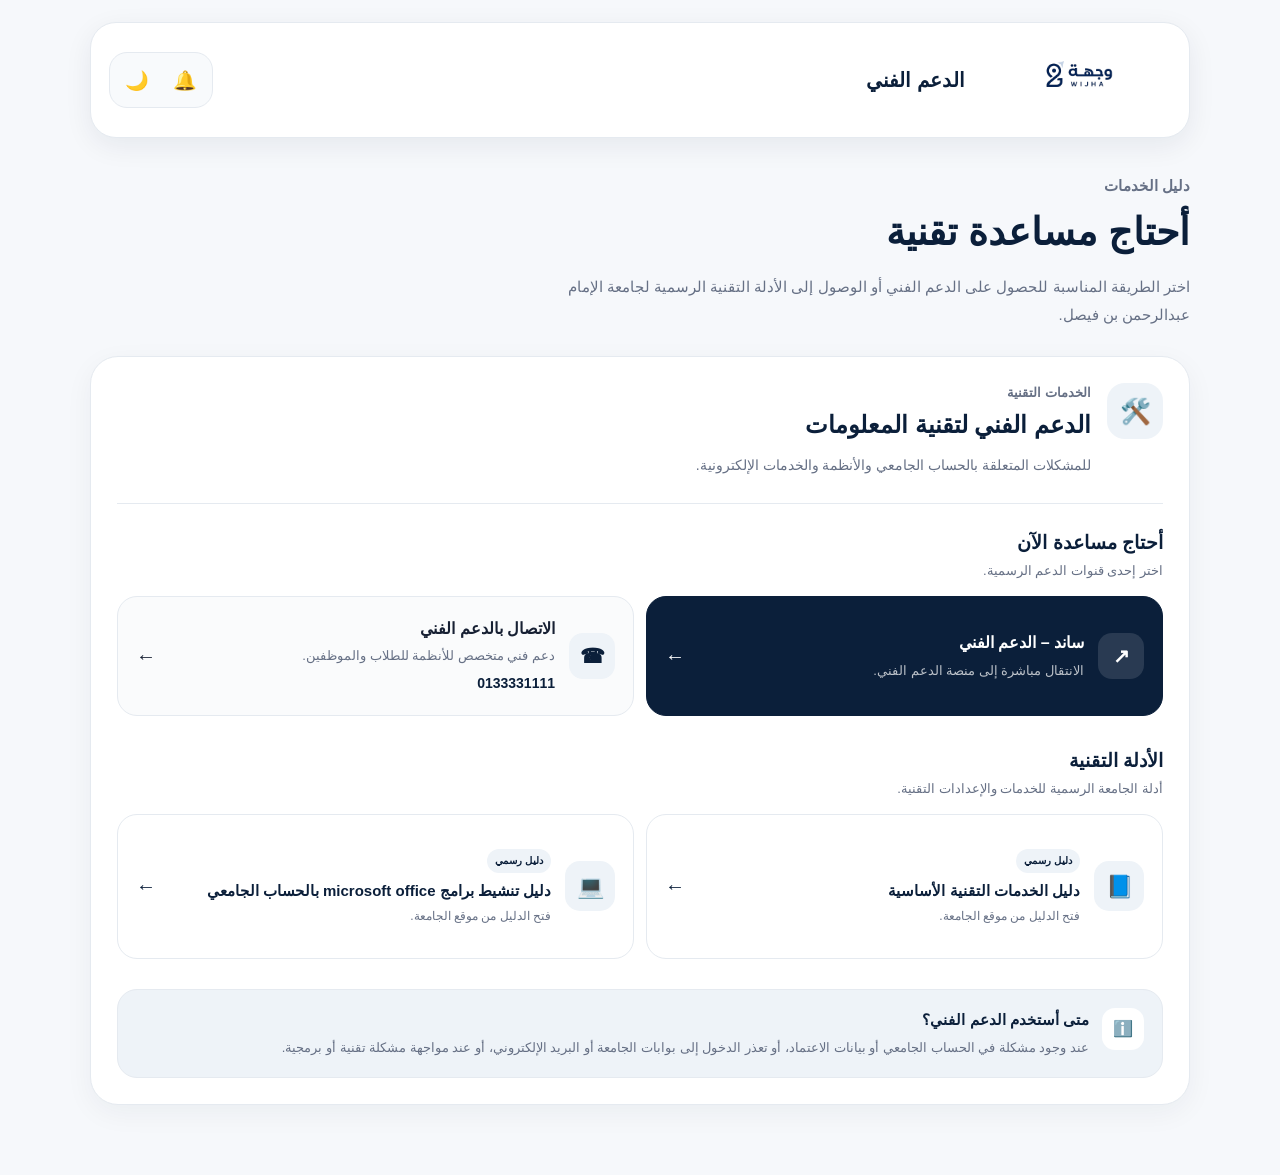
<file: technical-support.html>
<!DOCTYPE html>
<html lang="ar" dir="rtl">

<head>
    <meta charset="UTF-8">
    <meta name="viewport" content="width=device-width, initial-scale=1.0">

    <link rel="stylesheet" href="css/style.css?v=39">

    <title>الدعم الفني | وِجهة</title>
</head>

<body>

    <header class="top-bar">

        <div class="brand">
            <img src="assets/images/wijha-logo.jpg" alt="شعار وِجهة">
            <span>الدعم الفني</span>
        </div>

        <div class="top-actions">
            <button aria-label="الإشعارات">🔔</button>
            <button aria-label="الوضع الليلي">🌙</button>
        </div>

    </header>


    <main>

        <section class="page-intro">

            <p class="page-eyebrow">
                دليل الخدمات
            </p>

            <h1>
                أحتاج مساعدة تقنية
            </h1>

            <p class="page-description">
                اختر الطريقة المناسبة للحصول على الدعم الفني أو الوصول إلى الأدلة التقنية الرسمية لجامعة الإمام عبدالرحمن بن فيصل.
            </p>

        </section>


        <section class="services-directory">

            <section class="service-section">

                <div class="service-header">

                    <div class="service-icon">
                        🛠️
                    </div>

                    <div>

                        <p class="service-kicker">
                            الخدمات التقنية
                        </p>

                        <h2>
                            الدعم الفني لتقنية المعلومات
                        </h2>

                        <p class="service-description">
                            للمشكلات المتعلقة بالحساب الجامعي والأنظمة والخدمات الإلكترونية.
                        </p>

                    </div>

                </div>


                <!-- أحتاج مساعدة الآن -->

                <div class="service-group">

                    <div class="service-group-heading">

                        <h3>
                            أحتاج مساعدة الآن
                        </h3>

                        <p>
                            اختر إحدى قنوات الدعم الرسمية.
                        </p>

                    </div>


                    <div class="service-action-grid">

                        <a
                            href="https://saned.iau.edu.sa"
                            target="_blank"
                            rel="noopener"
                            class="service-action-card service-action-primary"
                        >

                            <div class="service-action-icon">
                                ↗
                            </div>

                            <div>
                                <h4>ساند – الدعم الفني</h4>

                                <p>
                                    الانتقال مباشرة إلى منصة الدعم الفني.
                                </p>
                            </div>

                            <span class="service-action-arrow">
                                ←
                            </span>

                        </a>


                        <a
                            href="tel:0133331111"
                            class="service-action-card"
                        >

                            <div class="service-action-icon">
                                ☎
                            </div>

                            <div>

                                <h4>
                                    الاتصال بالدعم الفني
                                </h4>

                                <p>
                                    دعم فني متخصص للأنظمة للطلاب والموظفين.
                                </p>

                                <strong class="service-phone">
                                    0133331111
                                </strong>

                            </div>

                            <span class="service-action-arrow">
                                ←
                            </span>

                        </a>

                    </div>

                </div>


                <!-- الأدلة التقنية -->

                <div class="service-group">

                    <div class="service-group-heading">

                        <h3>
                            الأدلة التقنية
                        </h3>

                        <p>
                            أدلة الجامعة الرسمية للخدمات والإعدادات التقنية.
                        </p>

                    </div>


                    <div class="guide-grid">

                        <a
                            href="https://www.iau.edu.sa/sites/default/files/resources/basic_technical_services_guide_-_26_-_27_5.pdf"
                            target="_blank"
                            rel="noopener"
                            class="guide-card"
                        >

                            <div class="guide-icon">
                                📘
                            </div>

                            <div>

                                <span class="official-badge">
                                    دليل رسمي
                                </span>

                                <h4>
                                    دليل الخدمات التقنية الأساسية
                                </h4>

                                <p>
                                    فتح الدليل من موقع الجامعة.
                                </p>

                            </div>

                            <span class="guide-arrow">
                                ←
                            </span>

                        </a>


                        <a
                            href="https://www.iau.edu.sa/sites/default/files/dlyl_tnshyt_brmj_hzm_lwfys_blhsb_ljmy_-_26-27_0.pdf"
                            target="_blank"
                            rel="noopener"
                            class="guide-card"
                        >

                            <div class="guide-icon">
                                💻
                            </div>

                            <div>

                                <span class="official-badge">
                                    دليل رسمي
                                </span>

                                <h4>
                                    دليل تنشيط برامج microsoft office بالحساب الجامعي
                                </h4>

                                <p>
                                    فتح الدليل من موقع الجامعة.
                                </p>

                            </div>

                            <span class="guide-arrow">
                                ←
                            </span>

                        </a>

                    </div>

                </div>


                <div class="service-help-box">

                    <div class="service-help-icon">
                        ℹ️
                    </div>

                    <div>

                        <h3>
                            متى أستخدم الدعم الفني؟
                        </h3>

                        <p>
                            عند وجود مشكلة في الحساب الجامعي أو بيانات الاعتماد، أو تعذر الدخول إلى بوابات الجامعة أو البريد الإلكتروني، أو عند مواجهة مشكلة تقنية أو برمجية.
                        </p>

                    </div>

                </div>

            </section>

        </section>

    </main>

<nav class="bottom-nav" aria-label="التنقل الرئيسي">

    <a href="index.html" class="bottom-nav-item">
        <span class="bottom-nav-icon">⌂</span>
        <span class="bottom-nav-label">الرئيسية</span>
    </a>

    <a href="tools.html" class="bottom-nav-item">
        <span class="bottom-nav-icon">✦</span>
        <span class="bottom-nav-label">الأدوات</span>
    </a>

    <a href="services.html" class="bottom-nav-item active">
        <span class="bottom-nav-icon">◇</span>
        <span class="bottom-nav-label">الخدمات</span>
    </a>

    <a href="library.html" class="bottom-nav-item">
        <span class="bottom-nav-icon">▤</span>
        <span class="bottom-nav-label">المكتبة</span>
    </a>

    <a href="news.html" class="bottom-nav-item">
        <span class="bottom-nav-icon">◌</span>
        <span class="bottom-nav-label">الأخبار</span>
    </a>

</nav>

</body>
</html>
</file>
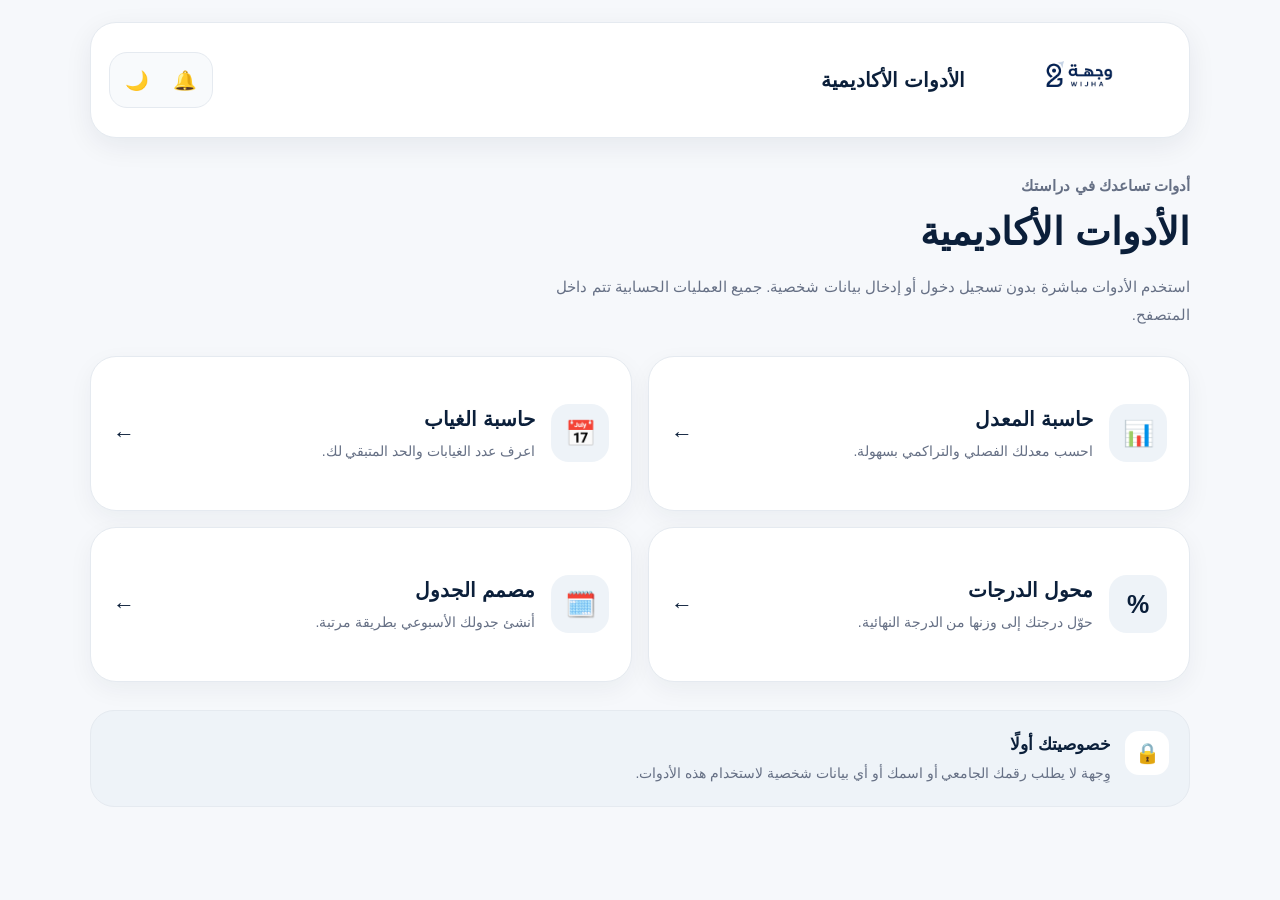
<file: tools.html>
<!DOCTYPE html>
<html lang="ar" dir="rtl">

<head>
    <meta charset="UTF-8">
    <meta name="viewport" content="width=device-width, initial-scale=1.0">

    <link rel="stylesheet" href="css/style.css?v=39">

    <title>الأدوات الأكاديمية | وِجهة</title>
</head>

<body>

    <header class="top-bar">

        <div class="brand">
            <img src="assets/images/wijha-logo.jpg" alt="شعار وِجهة">
            <span>الأدوات الأكاديمية</span>
        </div>

        <div class="top-actions">
            <button aria-label="الإشعارات">🔔</button>
            <button aria-label="الوضع الليلي">🌙</button>
        </div>

    </header>

    <main>

        <section class="page-intro">

            <p class="page-eyebrow">
                أدوات تساعدك في دراستك
            </p>

            <h1>
                الأدوات الأكاديمية
            </h1>

            <p class="page-description">
                استخدم الأدوات مباشرة بدون تسجيل دخول أو إدخال بيانات شخصية.
                جميع العمليات الحسابية تتم داخل المتصفح.
            </p>

        </section>


        <section class="tools-grid">

            <a href="gpa.html" class="tool-card">

                <div class="tool-card-icon">
                    📊
                </div>

                <div class="tool-card-content">

                    <h2>
                        حاسبة المعدل
                    </h2>

                    <p>
                        احسب معدلك الفصلي والتراكمي بسهولة.
                    </p>

                </div>

                <span class="tool-arrow">
                    ←
                </span>

            </a>


            <a href="absence.html" class="tool-card">

                <div class="tool-card-icon">
                    📅
                </div>

                <div class="tool-card-content">

                    <h2>
                        حاسبة الغياب
                    </h2>

                    <p>
                        اعرف عدد الغيابات والحد المتبقي لك.
                    </p>

                </div>

                <span class="tool-arrow">
                    ←
                </span>

            </a>


            <a href="grade-converter.html" class="tool-card">

                <div class="tool-card-icon">
                    %
                </div>

                <div class="tool-card-content">

                    <h2>
                        محول الدرجات
                    </h2>

                    <p>
                        حوّل درجتك إلى وزنها من الدرجة النهائية.
                    </p>

                </div>

                <span class="tool-arrow">
                    ←
                </span>

            </a>


           <a href="schedule-builder.html" class="tool-card">

                <div class="tool-card-icon">
                    🗓️
                </div>

                <div class="tool-card-content">

                    <h2>
                        مصمم الجدول
                    </h2>

                    <p>
                        أنشئ جدولك الأسبوعي بطريقة مرتبة.
                    </p>

                </div>

                <span class="tool-arrow">
                    ←
                </span>

            </a>

        </section>


        <section class="privacy-note">

            <div class="privacy-icon">
                🔒
            </div>

            <div>

                <h3>
                    خصوصيتك أولًا
                </h3>

                <p>
                    وِجهة لا يطلب رقمك الجامعي أو اسمك أو أي بيانات شخصية لاستخدام هذه الأدوات.
                </p>

            </div>

        </section>

    </main>


    <nav class="bottom-nav" aria-label="التنقل الرئيسي">

    <a href="index.html" class="bottom-nav-item">
        <span class="bottom-nav-icon">⌂</span>
        <span class="bottom-nav-label">الرئيسية</span>
    </a>

    <a href="tools.html" class="bottom-nav-item active">
        <span class="bottom-nav-icon">✦</span>
        <span class="bottom-nav-label">الأدوات</span>
    </a>

    <a href="services.html" class="bottom-nav-item">
        <span class="bottom-nav-icon">◇</span>
        <span class="bottom-nav-label">الخدمات</span>
    </a>

    <a href="library.html" class="bottom-nav-item">
        <span class="bottom-nav-icon">▤</span>
        <span class="bottom-nav-label">المكتبة</span>
    </a>

    <a href="news.html" class="bottom-nav-item">
        <span class="bottom-nav-icon">◌</span>
        <span class="bottom-nav-label">الأخبار</span>
    </a>

</nav>
<script src="js/site.js?v=1"></script>
</body>

</html>
</file>
<file: css/style.css>
:root {
    --navy: #0B1F3A;
    --navy-light: #173A63;
    --white: #FFFFFF;
    --background: #F6F8FB;
    --text: #172033;
    --text-secondary: #667085;
    --border: #E5EAF0;
}

* {
    margin: 0;
    padding: 0;
    box-sizing: border-box;
}

html {
    direction: rtl;
    scroll-behavior: smooth;
}

body {
    background-color: var(--background);
    color: var(--text);
    font-family: Arial, sans-serif;
    line-height: 1.6;

    padding-bottom: 110px;
}


/* =========================
   Top Navigation
========================= */

.top-bar {
    width: calc(100% - 32px);
    max-width: 1100px;
    min-height: 82px;

    margin: 22px auto;
    padding: 12px 18px;

    background: var(--white);

    border: 1px solid var(--border);
    border-radius: 26px;

    display: flex;
    align-items: center;
    justify-content: space-between;

    box-shadow: 0 8px 28px rgba(11, 31, 58, 0.07);
}

.brand {
    display: flex;
    align-items: center;
    gap: 16px;
}

.brand img {
    width: 190px;
    height: 90px;
    object-fit: contain;
}

.brand span {
    color: var(--navy);
    font-size: 20px;
    font-weight: 700;
}

.top-actions {
    display: flex;
    align-items: center;
    gap: 6px;

    background: #F8FAFC;

    border: 1px solid var(--border);
    border-radius: 18px;

    padding: 6px;
}

.top-actions button {
    width: 42px;
    height: 42px;

    border: none;
    background: transparent;
    border-radius: 13px;

    font-size: 19px;
    cursor: pointer;
}

.top-actions button:hover {
    background: #EEF2F6;
}


/* =========================
   Home Intro
========================= */

.home-intro {
    width: calc(100% - 32px);
    max-width: 1100px;

    margin: 34px auto 24px;

    text-align: right;
}

.home-eyebrow {
    color: var(--text-secondary);

    font-size: 16px;
    font-weight: 600;

    margin-bottom: 2px;
}

.home-intro h1 {
    color: var(--navy);

    font-size: 42px;
    font-weight: 800;
    line-height: 1.2;
}


/* =========================
   Main Shortcuts
========================= */

.main-shortcuts {
    width: calc(100% - 32px);
    max-width: 1100px;

    margin: 0 auto 34px;

    display: grid;
    grid-template-columns: repeat(2, 1fr);

    gap: 16px;
}

.main-card {
    min-height: 190px;
    padding: 24px;

    background: var(--navy-light);
    color: var(--white);

    border-radius: 28px;

    text-decoration: none;

    display: flex;
    flex-direction: column;
    justify-content: flex-end;

    box-shadow: 0 10px 28px rgba(11, 31, 58, 0.10);
}

.main-card-dark {
    background: var(--navy);
}

.card-icon {
    margin-bottom: auto;

    font-size: 30px;
    font-weight: 700;
}

.main-card h2 {
    font-size: 21px;

    margin-bottom: 3px;
}

.main-card p {
    font-size: 14px;

    opacity: 0.75;
}

.secondary-card {
    min-height: 105px;

    padding: 18px 20px;

    background: var(--white);
    color: var(--text);

    border: 1px solid var(--border);
    border-radius: 24px;

    text-decoration: none;

    display: flex;
    align-items: center;
    justify-content: space-between;

    gap: 12px;

    box-shadow: 0 7px 22px rgba(11, 31, 58, 0.05);
}

.secondary-card h3 {
    font-size: 18px;
    font-weight: 700;
}

.secondary-icon {
    font-size: 27px;
}


/* =========================
   Sections
========================= */

.upcoming-section,
.news-section {
    width: calc(100% - 32px);
    max-width: 1100px;

    margin: 0 auto 40px;
}

.section-heading,
.news-heading {
    display: flex;
    align-items: center;
    justify-content: space-between;

    margin-bottom: 14px;
}

.section-heading h2,
.news-heading h2 {
    color: var(--navy);

    font-size: 24px;
    font-weight: 800;
}

.news-heading a {
    color: var(--navy);

    text-decoration: none;

    font-size: 14px;
    font-weight: 700;
}


/* =========================
   Upcoming Event
========================= */

.event-card {
    background: var(--white);

    border: 1px solid var(--border);
    border-radius: 28px;

    padding: 24px;

    box-shadow: 0 8px 28px rgba(11, 31, 58, 0.06);
}

.event-top {
    display: flex;

    align-items: flex-start;
    justify-content: space-between;

    gap: 20px;

    margin-bottom: 24px;
}

.event-label {
    color: var(--text-secondary);

    font-size: 14px;
    font-weight: 600;

    margin-bottom: 3px;
}

.event-top h3 {
    color: var(--navy);

    font-size: 22px;
    font-weight: 800;
}

.event-date {
    background: #F1F4F8;
    color: var(--navy);

    border-radius: 14px;

    padding: 8px 12px;

    font-size: 14px;
    font-weight: 700;

    white-space: nowrap;
}

.countdown {
    display: grid;

    grid-template-columns: repeat(3, 1fr);

    gap: 12px;

    margin-bottom: 22px;
}

.time-box {
    background: var(--background);

    border-radius: 18px;

    padding: 16px 10px;

    text-align: center;
}

.time-box strong {
    display: block;

    color: var(--navy);

    font-size: 26px;
    font-weight: 800;
    line-height: 1.1;
}

.time-box span {
    display: block;

    color: var(--text-secondary);

    font-size: 13px;

    margin-top: 5px;
}

.event-link {
    color: var(--navy);

    text-decoration: none;

    display: inline-flex;
    align-items: center;

    gap: 8px;

    font-size: 15px;
    font-weight: 700;
}


/* =========================
   News
========================= */

.news-scroll {
    display: flex;

    gap: 14px;

    overflow-x: auto;

    padding-bottom: 8px;

    scroll-snap-type: x mandatory;
}

.news-card {
    flex: 0 0 280px;

    background: var(--white);

    border: 1px solid var(--border);
    border-radius: 24px;

    overflow: hidden;

    scroll-snap-align: start;

    box-shadow: 0 8px 24px rgba(11, 31, 58, 0.05);
}

.news-image-placeholder {
    height: 150px;

    background: #E9EEF4;
    color: var(--text-secondary);

    display: flex;
    align-items: center;
    justify-content: center;

    font-size: 14px;
}

.news-content {
    padding: 16px;
}

.news-category {
    display: inline-block;

    color: var(--navy);
    background: #EEF3F8;

    border-radius: 999px;

    padding: 5px 10px;

    font-size: 12px;
    font-weight: 700;

    margin-bottom: 10px;
}

.news-content h3 {
    color: var(--text);

    font-size: 17px;
    line-height: 1.5;

    margin-bottom: 10px;
}

.news-date {
    color: var(--text-secondary);

    font-size: 13px;
}


/* =========================================
   Floating Bottom Navigation
========================================= */

.bottom-nav {
    position: fixed;

    left: 50%;
    bottom: 14px;

    transform: translateX(-50%);

    width: calc(100% - 24px);
    max-width: 520px;

    min-height: 72px;

    padding: 8px 7px;

    background: rgba(255, 255, 255, 0.96);

    border: 1px solid var(--border);
    border-radius: 25px;

    display: grid;
    grid-template-columns: repeat(5, 1fr);

    align-items: center;

    z-index: 1000;

    box-shadow:
        0 14px 40px rgba(11, 31, 58, 0.14);
}

.bottom-nav-item {
    position: relative;

    min-width: 0;
    min-height: 56px;

    color: var(--text-secondary);

    text-decoration: none;

    display: flex;
    flex-direction: column;

    align-items: center;
    justify-content: center;

    gap: 4px;

    border-radius: 18px;

    transition:
        transform 0.2s ease,
        color 0.2s ease;
}

.bottom-nav-icon {
    width: 34px;
    height: 34px;

    display: flex;
    align-items: center;
    justify-content: center;

    border-radius: 50%;

    font-size: 20px;
    font-weight: 800;

    transition:
        transform 0.2s ease,
        background 0.2s ease,
        color 0.2s ease;
}

.bottom-nav-label {
    font-size: 10px;
    font-weight: 800;

    white-space: nowrap;
}


/* Active Item */

.bottom-nav-item.active {
    color: var(--navy);

    transform: translateY(-4px);
}

.bottom-nav-item.active .bottom-nav-icon {
    width: 44px;
    height: 44px;

    background: var(--navy);
    color: var(--white);

    box-shadow:
        0 8px 20px rgba(11, 31, 58, 0.20);

    transform: translateY(-7px);
}

.bottom-nav-item.active .bottom-nav-label {
    margin-top: -5px;

    color: var(--navy);

    font-size: 10px;
}


/* Dark Mode */

body.dark-mode .bottom-nav {
    background: rgba(15, 27, 43, 0.97);

    border-color: #26384D;
}

body.dark-mode .bottom-nav-item {
    color: #8798AA;
}

body.dark-mode .bottom-nav-item.active {
    color: #EAF0F7;
}

body.dark-mode .bottom-nav-item.active .bottom-nav-icon {
    background: #EAF0F7;
    color: #142235;

    box-shadow:
        0 8px 22px rgba(0, 0, 0, 0.25);
}

body.dark-mode .bottom-nav-item.active .bottom-nav-label {
    color: #EAF0F7;
}
/* =========================
   Desktop
========================= */

@media (min-width: 801px) {

    .bottom-nav {
        display: none;
    }

    body {
        padding-bottom: 30px;
    }
}


/* =========================
   Mobile
========================= */

@media (max-width: 600px) {

    .top-bar {
        width: calc(100% - 24px);

        min-height: 74px;

        margin: 14px auto;

        padding: 9px 12px;

        border-radius: 22px;
    }

    .brand {
        gap: 9px;
    }

    .brand img {
    width: 155px;
    height: 75px;
    object-fit: contain;
}

    .brand span {
        font-size: 16px;
    }

    .top-actions button {
        width: 36px;
        height: 36px;

        font-size: 17px;
    }


    .home-intro {
        width: calc(100% - 32px);

        margin: 30px auto 22px;
    }

    .home-eyebrow {
        font-size: 15px;
    }

    .home-intro h1 {
        font-size: 36px;
    }


    .main-shortcuts {
        gap: 12px;

        margin-bottom: 30px;
    }

    .main-card {
        min-height: 165px;

        padding: 18px;

        border-radius: 24px;
    }

    .card-icon {
        font-size: 26px;
    }

    .main-card h2 {
        font-size: 18px;
    }

    .main-card p {
        font-size: 13px;
    }


    .secondary-card {
        min-height: 96px;

        padding: 15px 16px;

        border-radius: 20px;
    }

    .secondary-card h3 {
        font-size: 16px;
    }

    .secondary-icon {
        font-size: 24px;
    }


    .upcoming-section,
    .news-section {
        width: calc(100% - 32px);

        margin-bottom: 34px;
    }

    .section-heading h2,
    .news-heading h2 {
        font-size: 21px;
    }


    .event-card {
        padding: 18px;

        border-radius: 24px;
    }

    .event-top {
        flex-direction: column;

        gap: 10px;

        margin-bottom: 18px;
    }

    .event-top h3 {
        font-size: 20px;
    }

    .event-date {
        font-size: 13px;
    }


    .countdown {
        gap: 8px;

        margin-bottom: 18px;
    }

    .time-box {
        padding: 14px 8px;

        border-radius: 16px;
    }

    .time-box strong {
        font-size: 23px;
    }

    .time-box span {
        font-size: 12px;
    }


    .news-card {
        flex-basis: 82%;
    }
}
/* =========================
   Inner Pages
========================= */

.page-intro {
    width: calc(100% - 32px);
    max-width: 1100px;

    margin: 36px auto 26px;

    text-align: right;
}

.page-eyebrow {
    color: var(--text-secondary);

    font-size: 15px;
    font-weight: 600;

    margin-bottom: 4px;
}

.page-intro h1 {
    color: var(--navy);

    font-size: 38px;
    font-weight: 800;

    margin-bottom: 10px;
}

.page-description {
    max-width: 650px;

    color: var(--text-secondary);

    font-size: 15px;
    line-height: 1.9;
}


/* =========================
   Tools Page
========================= */

.tools-grid {
    width: calc(100% - 32px);
    max-width: 1100px;

    margin: 0 auto 28px;

    display: grid;
    grid-template-columns: repeat(2, 1fr);

    gap: 16px;
}

.tool-card {
    min-height: 155px;

    padding: 22px;

    background: var(--white);
    color: var(--text);

    border: 1px solid var(--border);
    border-radius: 26px;

    text-decoration: none;

    display: grid;
    grid-template-columns: auto 1fr auto;

    align-items: center;

    gap: 16px;

    box-shadow: 0 8px 24px rgba(11, 31, 58, 0.05);
}

.tool-card-icon {
    width: 58px;
    height: 58px;

    background: #EEF3F8;
    color: var(--navy);

    border-radius: 18px;

    display: flex;
    align-items: center;
    justify-content: center;

    font-size: 25px;
    font-weight: 800;
}

.tool-card-content h2 {
    color: var(--navy);

    font-size: 20px;
    font-weight: 800;

    margin-bottom: 5px;
}

.tool-card-content p {
    color: var(--text-secondary);

    font-size: 14px;
    line-height: 1.7;
}

.tool-arrow {
    color: var(--navy);

    font-size: 22px;
    font-weight: 800;
}


/* =========================
   Privacy Note
========================= */

.privacy-note {
    width: calc(100% - 32px);
    max-width: 1100px;

    margin: 0 auto 40px;

    padding: 20px;

    background: #EEF3F8;

    border: 1px solid var(--border);
    border-radius: 24px;

    display: flex;
    align-items: flex-start;

    gap: 14px;
}

.privacy-icon {
    width: 44px;
    height: 44px;

    flex: 0 0 44px;

    background: var(--white);

    border-radius: 14px;

    display: flex;
    align-items: center;
    justify-content: center;

    font-size: 20px;
}

.privacy-note h3 {
    color: var(--navy);

    font-size: 17px;

    margin-bottom: 3px;
}

.privacy-note p {
    color: var(--text-secondary);

    font-size: 14px;
    line-height: 1.8;
}


/* =========================
   Inner Pages Mobile
========================= */

@media (max-width: 600px) {

    .page-intro {
        width: calc(100% - 32px);

        margin: 30px auto 22px;
    }

    .page-intro h1 {
        font-size: 30px;
    }

    .page-description {
        font-size: 14px;
    }


    .tools-grid {
        grid-template-columns: 1fr;

        gap: 12px;
    }

    .tool-card {
        min-height: 125px;

        padding: 17px;

        border-radius: 22px;

        gap: 13px;
    }

    .tool-card-icon {
        width: 50px;
        height: 50px;

        border-radius: 15px;

        font-size: 22px;
    }

    .tool-card-content h2 {
        font-size: 17px;
    }

    .tool-card-content p {
        font-size: 13px;
    }

    .tool-arrow {
        font-size: 20px;
    }


    .privacy-note {
        padding: 16px;

        border-radius: 20px;

        margin-bottom: 34px;
    }
}
/* =========================================
   GPA Calculator
========================================= */

.gpa-calculator {
    width: calc(100% - 32px);
    max-width: 1100px;
    margin: 0 auto 28px;
}

.calculator-section {
    background: var(--white);

    border: 1px solid var(--border);
    border-radius: 26px;

    padding: 24px;

    margin-bottom: 16px;

    box-shadow: 0 8px 24px rgba(11, 31, 58, 0.05);
}


/* Heading */

.calculator-heading {
    display: flex;
    align-items: flex-start;
    justify-content: space-between;

    gap: 20px;

    margin-bottom: 22px;
}

.calculator-heading > div {
    display: flex;
    align-items: center;

    gap: 10px;
}

.calculator-step {
    min-width: 38px;
    height: 38px;

    padding: 0 8px;

    background: #EEF3F8;
    color: var(--navy);

    border-radius: 12px;

    display: flex;
    align-items: center;
    justify-content: center;

    font-size: 13px;
    font-weight: 800;
}

.calculator-heading h2 {
    color: var(--navy);

    font-size: 21px;
    font-weight: 800;
}

.calculator-heading > p {
    color: var(--text-secondary);

    font-size: 13px;
}


/* Forms */

.form-grid {
    display: grid;

    grid-template-columns: repeat(2, 1fr);

    gap: 14px;
}

.form-group {
    display: flex;
    flex-direction: column;

    gap: 7px;
}

.form-group label {
    color: var(--text);

    font-size: 14px;
    font-weight: 700;
}

.form-group input,
.form-group select {
    width: 100%;

    height: 50px;

    padding: 0 14px;

    background: #FAFBFC;
    color: var(--text);

    border: 1px solid var(--border);
    border-radius: 14px;

    outline: none;

    font-family: inherit;
    font-size: 16px;
}

.form-group input:focus,
.form-group select:focus {
    border-color: var(--navy);
}

.form-group small {
    color: var(--text-secondary);

    font-size: 12px;
}


/* Courses */

.courses-list {
    display: flex;
    flex-direction: column;

    gap: 12px;
}

.course-row {
    display: flex;
    align-items: flex-start;

    gap: 12px;

    padding: 16px;

    background: var(--background);

    border: 1px solid var(--border);
    border-radius: 20px;
}

.course-number {
    width: 34px;
    height: 34px;

    flex: 0 0 34px;

    background: var(--navy);
    color: var(--white);

    border-radius: 11px;

    display: flex;
    align-items: center;
    justify-content: center;

    font-size: 13px;
    font-weight: 800;
}

.course-fields {
    flex: 1;

    display: grid;

    grid-template-columns: 2fr 1fr 1fr;

    gap: 12px;
}

.add-course-button {
    width: 100%;

    min-height: 48px;

    margin-top: 14px;

    border: 1px dashed #B8C3D1;
    border-radius: 15px;

    background: transparent;
    color: var(--navy);

    font-family: inherit;
    font-size: 14px;
    font-weight: 800;

    cursor: pointer;
}

.add-course-button span {
    font-size: 18px;

    margin-left: 5px;
}


/* Calculate */

.calculate-gpa-button {
    width: 100%;

    min-height: 56px;

    margin: 4px 0 16px;

    border: none;
    border-radius: 18px;

    background: var(--navy);
    color: var(--white);

    font-family: inherit;

    font-size: 17px;
    font-weight: 800;

    cursor: pointer;
}


/* Results */

.gpa-results {
    background: var(--navy);

    padding: 22px;

    border-radius: 26px;

    margin-bottom: 20px;
}

.result-heading {
    color: var(--white);

    font-size: 18px;
    font-weight: 800;

    margin-bottom: 14px;
}

.results-grid {
    display: grid;

    grid-template-columns: repeat(3, 1fr);

    gap: 10px;
}

.result-card {
    min-height: 120px;

    padding: 16px 10px;

    background: rgba(255, 255, 255, 0.08);

    border: 1px solid rgba(255, 255, 255, 0.12);
    border-radius: 18px;

    color: var(--white);

    display: flex;
    flex-direction: column;

    align-items: center;
    justify-content: center;

    text-align: center;
}

.result-card span {
    font-size: 13px;

    opacity: 0.8;
}

.result-card strong {
    font-size: 30px;

    margin: 5px 0;

    line-height: 1.1;
}

.result-card small {
    font-size: 11px;

    opacity: 0.65;
}


/* =========================================
   GPA Mobile
========================================= */

@media (max-width: 600px) {

    .gpa-calculator {
        width: calc(100% - 32px);
    }

    .calculator-section {
        padding: 17px;

        border-radius: 22px;
    }

    .calculator-heading {
        flex-direction: column;

        gap: 8px;

        margin-bottom: 18px;
    }

    .calculator-heading h2 {
        font-size: 18px;
    }

    .form-grid {
        grid-template-columns: 1fr;

        gap: 14px;
    }

    .course-row {
        padding: 13px;

        border-radius: 18px;
    }

    .course-fields {
        grid-template-columns: 1fr;
    }

    .course-number {
        margin-top: 27px;
    }

    .results-grid {
        grid-template-columns: 1fr;
    }

    .result-card {
        min-height: 100px;
    }

    .result-card strong {
        font-size: 28px;
    }
}
/* =========================
   GPA Scale Selector
========================= */

.gpa-scale-selector {
    display: grid;
    grid-template-columns: repeat(2, 1fr);
    gap: 12px;
}

.scale-option {
    min-height: 100px;

    padding: 16px;

    background: var(--background);

    border: 2px solid transparent;
    border-radius: 18px;

    cursor: pointer;

    display: flex;
    flex-direction: column;
    align-items: center;
    justify-content: center;

    text-align: center;

    transition: 0.2s ease;
}

.scale-option input {
    display: none;
}

.scale-option.active {
    background: #EEF3F8;
    border-color: var(--navy);
}

.scale-number {
    color: var(--navy);

    font-size: 25px;
    font-weight: 800;
}

.scale-label {
    color: var(--text-secondary);

    font-size: 13px;

    margin-top: 3px;
}

@media (max-width: 600px) {

    .gpa-scale-selector {
        grid-template-columns: repeat(2, 1fr);
        gap: 10px;
    }

    .scale-option {
        min-height: 90px;
        padding: 12px;
    }

    .scale-number {
        font-size: 22px;
    }
}
/* =========================
   Absence Calculator
========================= */

.absence-calculator {
    width: calc(100% - 32px);
    max-width: 1100px;
    margin: 0 auto 28px;
}

@media (max-width: 600px) {

    .absence-calculator {
        width: calc(100% - 32px);
    }

}
/* =========================
   Grade Converter
========================= */

.grade-converter {
    width: calc(100% - 32px);
    max-width: 1100px;
    margin: 0 auto 28px;
}

.quick-weights {
    display: flex;
    align-items: center;
    flex-wrap: wrap;

    gap: 8px;

    margin: -2px 0 16px;
}

.quick-weights span {
    color: var(--text-secondary);

    font-size: 13px;
    font-weight: 700;

    margin-left: 4px;
}

.quick-weights button {
    min-width: 52px;
    height: 40px;

    padding: 0 12px;

    background: var(--white);
    color: var(--navy);

    border: 1px solid var(--border);
    border-radius: 12px;

    font-family: inherit;
    font-size: 13px;
    font-weight: 800;

    cursor: pointer;
}

.quick-weights button:hover {
    background: #EEF3F8;
}

@media (max-width: 600px) {

    .grade-converter {
        width: calc(100% - 32px);
    }

    .quick-weights {
        gap: 7px;
    }

    .quick-weights button {
        min-width: 48px;
        height: 38px;

        padding: 0 10px;
    }
}
/* =========================
   Schedule Builder
========================= */

.schedule-builder {
    width: calc(100% - 32px);
    max-width: 1100px;
    margin: 0 auto 28px;
}

.schedule-form-grid {
    display: grid;
    grid-template-columns: repeat(4, 1fr);
    gap: 14px;
}

.schedule-form-grid .form-group:first-child {
    grid-column: 1 / -1;
}

.schedule-form-grid input,
.schedule-form-grid select {
    min-width: 0;
}
@media (max-width: 900px) {

    .schedule-form-grid {
        grid-template-columns: repeat(2, 1fr);
    }

    .schedule-form-grid .form-group:first-child {
        grid-column: 1 / -1;
    }
}

.schedule-preview {
    min-height: 280px;
    background: var(--background);
    border: 1px dashed #B8C3D1;
    border-radius: 22px;
    padding: 18px;
}

.schedule-empty {
    min-height: 240px;

    display: flex;
    flex-direction: column;
    align-items: center;
    justify-content: center;

    text-align: center;
}

.schedule-empty-icon {
    font-size: 42px;
    margin-bottom: 10px;
}

.schedule-empty h3 {
    color: var(--navy);
    font-size: 18px;
    margin-bottom: 5px;
}

.schedule-empty p {
    color: var(--text-secondary);
    font-size: 14px;
}


/* Mobile */

@media (max-width: 600px) {

    .schedule-form-grid {
        grid-template-columns: 1fr;
    }

}
/* =========================
   Schedule Results
========================= */

.schedule-day {
    margin-bottom: 20px;
}

.schedule-day:last-child {
    margin-bottom: 0;
}

.schedule-day-title {
    color: var(--navy);

    font-size: 18px;
    font-weight: 800;

    margin-bottom: 10px;
}

.schedule-course-card {
    background: var(--white);

    border: 1px solid var(--border);
    border-radius: 18px;

    padding: 15px;

    margin-bottom: 9px;

    display: flex;
    align-items: center;
    justify-content: space-between;

    gap: 12px;
}

.schedule-course-info h4 {
    color: var(--navy);

    font-size: 16px;
    font-weight: 800;

    margin-bottom: 3px;
}

.schedule-course-info p {
    color: var(--text);

    font-size: 13px;

    margin-bottom: 2px;
}

.schedule-course-info span {
    color: var(--text-secondary);

    font-size: 12px;
}

.schedule-remove-button {
    width: 38px;
    height: 38px;

    flex: 0 0 38px;

    border: none;
    border-radius: 12px;

    background: #EEF3F8;
    color: var(--navy);

    font-size: 22px;

    cursor: pointer;
}
.weekly-schedule-wrapper {
    width: 100%;
    overflow-x: auto;
    -webkit-overflow-scrolling: touch;
}

.weekly-schedule-grid {
    display: grid;
    grid-template-columns: repeat(5, minmax(170px, 1fr));
    min-width: 850px;

    background: var(--white);

    border: 1px solid var(--border);
    border-radius: 20px;

    overflow: hidden;
}

.weekly-day-column {
    min-width: 0;
    border-left: 1px solid var(--border);
}

.weekly-day-column:last-child {
    border-left: none;
}

.weekly-day-heading {
    padding: 15px 10px;

    background: var(--navy);
    color: var(--white);

    font-size: 15px;
    font-weight: 800;
    text-align: center;
}

.weekly-day-content {
    min-height: 300px;
    padding: 10px;
    background: #FAFBFC;
}

.weekly-day-empty {
    padding: 25px 6px;

    color: var(--text-secondary);

    font-size: 12px;
    text-align: center;
}

.weekly-course-card {
    position: relative;

    margin-bottom: 9px;
    padding: 14px 11px;

    background: var(--white);

    border: 1px solid var(--border);
    border-radius: 15px;

    box-shadow: 0 4px 12px rgba(11, 31, 58, 0.05);
}

.weekly-course-card h4 {
    padding-left: 24px;

    color: var(--navy);

    font-size: 14px;
    font-weight: 800;
    line-height: 1.5;

    margin-bottom: 8px;
}

.weekly-course-time {
    display: flex;
    align-items: center;
    justify-content: center;
    flex-wrap: wrap;

    gap: 4px;

    padding: 7px;

    background: #EEF3F8;
    border-radius: 9px;

    color: var(--navy);

    font-size: 11px;
    font-weight: 700;
}

.weekly-course-room {
    margin-top: 7px;

    color: var(--text-secondary);

    font-size: 11px;
    font-weight: 700;
    text-align: center;
}

.weekly-course-card .schedule-remove-button {
    position: absolute;

    top: 8px;
    left: 8px;

    width: 25px;
    height: 25px;

    border: none;
    border-radius: 7px;

    background: transparent;
    color: var(--text-secondary);

    font-size: 17px;
    cursor: pointer;
}

@media (max-width: 900px) {

    .schedule-preview {
        padding: 12px;
    }

    .weekly-schedule-grid {
        grid-template-columns: repeat(5, minmax(155px, 1fr));
        min-width: 775px;
    }
}

@media (max-width: 600px) {

    .weekly-schedule-grid {
        grid-template-columns: repeat(5, minmax(145px, 1fr));
        min-width: 725px;
    }

    .weekly-day-heading {
        padding: 13px 8px;
        font-size: 14px;
    }
}
/* =========================================
   Schedule Actions
========================================= */

.schedule-actions {
    margin-top: 16px;

    display: flex;
    justify-content: flex-start;
}

.schedule-actions[hidden] {
    display: none;
}

.print-schedule-button {
    min-height: 48px;

    padding: 0 20px;

    background: var(--navy);
    color: var(--white);

    border: none;
    border-radius: 15px;

    font-family: inherit;
    font-size: 14px;
    font-weight: 800;

    cursor: pointer;
}

.print-only-title {
    display: none;
}


/* =========================================
   Print
========================================= */

@media print {

    @page {
        size: A4 landscape;
        margin: 10mm;
    }


    body {
        background: #FFFFFF !important;

        padding: 0 !important;
        margin: 0 !important;
    }


    body * {
        visibility: hidden;
    }


    .print-area,
    .print-area * {
        visibility: visible;
    }


    .print-area {
        position: absolute;

        top: 0;
        right: 0;

        width: 100%;

        padding: 0;

        background: #FFFFFF;
    }


    .print-only-title {
        display: block;

        visibility: visible;

        margin-bottom: 18px;

        text-align: center;
    }


    .print-only-title h1 {
        color: #0B1F3A;

        font-size: 24px;

        margin-bottom: 3px;
    }


    .print-only-title p {
        color: #667085;

        font-size: 11px;
    }


    .schedule-preview {
        min-height: auto;

        padding: 0;

        background: #FFFFFF;

        border: none;
    }


    .weekly-schedule-wrapper {
        width: 100%;

        overflow: visible;
    }


    .weekly-schedule-grid {
        width: 100%;
        min-width: 0;

        grid-template-columns:
            repeat(5, 1fr);

        border: 1px solid #D8DEE7;

        border-radius: 10px;

        overflow: hidden;
    }


    .weekly-day-heading {
        background: #0B1F3A !important;
        color: #FFFFFF !important;

        print-color-adjust: exact;
        -webkit-print-color-adjust: exact;

        font-size: 12px;

        padding: 9px 5px;
    }


    .weekly-day-content {
        min-height: 170px;

        padding: 6px;

        background: #FAFBFC !important;

        print-color-adjust: exact;
        -webkit-print-color-adjust: exact;
    }


    .weekly-course-card {
        padding: 8px 6px;

        margin-bottom: 5px;

        border-radius: 8px;

        box-shadow: none;

        break-inside: avoid;
    }


    .weekly-course-card h4 {
        padding: 0;

        font-size: 10px;

        margin-bottom: 5px;
    }


    .weekly-course-time {
        padding: 4px;

        font-size: 8px;

        background: #EEF3F8 !important;

        print-color-adjust: exact;
        -webkit-print-color-adjust: exact;
    }


    .weekly-course-room {
        font-size: 8px;

        margin-top: 4px;
    }


    .weekly-day-empty {
        font-size: 8px;

        padding: 15px 2px;
    }


    .schedule-remove-button {
        display: none !important;
    }

}
/* =========================================
   Services Directory
========================================= */

.services-directory {
    width: calc(100% - 32px);
    max-width: 1100px;
    margin: 0 auto 40px;
}

.service-section {
    background: var(--white);
    border: 1px solid var(--border);
    border-radius: 28px;
    padding: 26px;
    box-shadow: 0 8px 28px rgba(11, 31, 58, 0.05);
}

.service-header {
    display: flex;
    align-items: flex-start;
    gap: 16px;
    padding-bottom: 24px;
    margin-bottom: 24px;
    border-bottom: 1px solid var(--border);
}

.service-icon {
    width: 56px;
    height: 56px;
    flex: 0 0 56px;

    display: flex;
    align-items: center;
    justify-content: center;

    background: #EEF3F8;
    border-radius: 18px;
    font-size: 25px;
}

.service-kicker {
    color: var(--text-secondary);
    font-size: 13px;
    font-weight: 700;
    margin-bottom: 2px;
}

.service-header h2 {
    color: var(--navy);
    font-size: 24px;
    font-weight: 800;
    margin-bottom: 8px;
}

.service-description {
    max-width: 760px;
    color: var(--text-secondary);
    font-size: 14px;
    line-height: 1.9;
}


/* Groups */

.service-group {
    margin-bottom: 30px;
}

.service-group-heading {
    margin-bottom: 14px;
}

.service-group-heading h3 {
    color: var(--navy);
    font-size: 19px;
    font-weight: 800;
    margin-bottom: 3px;
}

.service-group-heading p {
    color: var(--text-secondary);
    font-size: 13px;
}


/* Action cards */

.service-action-grid {
    display: grid;
    grid-template-columns: repeat(2, 1fr);
    gap: 12px;
}

.service-action-card {
    min-height: 120px;
    padding: 18px;

    background: #FAFBFC;
    color: var(--text);

    border: 1px solid var(--border);
    border-radius: 20px;

    text-decoration: none;

    display: grid;
    grid-template-columns: auto 1fr auto;
    align-items: center;
    gap: 14px;
}

.service-action-card:hover {
    border-color: #B9C5D4;
}

.service-action-primary {
    background: var(--navy);
    color: var(--white);
    border-color: var(--navy);
}

.service-action-icon {
    width: 46px;
    height: 46px;
    flex: 0 0 46px;

    border-radius: 14px;

    display: flex;
    align-items: center;
    justify-content: center;

    background: #EEF3F8;
    color: var(--navy);

    font-size: 20px;
    font-weight: 800;
}

.service-action-primary .service-action-icon {
    background: rgba(255, 255, 255, 0.12);
    color: var(--white);
}

.service-action-card h4 {
    font-size: 16px;
    font-weight: 800;
    margin-bottom: 4px;
}

.service-action-card p {
    color: var(--text-secondary);
    font-size: 13px;
    line-height: 1.7;
}

.service-action-primary p {
    color: rgba(255, 255, 255, 0.72);
}

.service-action-arrow {
    font-size: 20px;
    font-weight: 800;
}

.service-phone {
    display: inline-block;
    margin-top: 5px;
    color: var(--navy);
    font-size: 14px;
}


/* Guides */

.guide-grid {
    display: grid;
    grid-template-columns: repeat(2, 1fr);
    gap: 12px;
}

.guide-card {
    min-height: 145px;
    padding: 18px;

    background: var(--white);
    color: var(--text);

    border: 1px solid var(--border);
    border-radius: 20px;

    text-decoration: none;

    display: grid;
    grid-template-columns: auto 1fr auto;
    align-items: center;
    gap: 14px;
}

.guide-icon {
    width: 50px;
    height: 50px;

    background: #EEF3F8;
    border-radius: 15px;

    display: flex;
    align-items: center;
    justify-content: center;

    font-size: 22px;
}

.official-badge {
    display: inline-block;

    margin-bottom: 6px;
    padding: 4px 8px;

    background: #EEF3F8;
    color: var(--navy);

    border-radius: 999px;

    font-size: 10px;
    font-weight: 800;
}

.guide-card h4 {
    color: var(--navy);
    font-size: 15px;
    font-weight: 800;
    line-height: 1.6;
    margin-bottom: 4px;
}

.guide-card p {
    color: var(--text-secondary);
    font-size: 12px;
}

.guide-arrow {
    color: var(--navy);
    font-size: 20px;
    font-weight: 800;
}


/* Help box */

.service-help-box {
    padding: 18px;

    background: #EEF3F8;
    border: 1px solid var(--border);
    border-radius: 20px;

    display: flex;
    gap: 13px;
    align-items: flex-start;
}

.service-help-icon {
    width: 42px;
    height: 42px;
    flex: 0 0 42px;

    background: var(--white);
    border-radius: 13px;

    display: flex;
    align-items: center;
    justify-content: center;

    color: var(--navy);
    font-weight: 800;
}

.service-help-box h3 {
    color: var(--navy);
    font-size: 15px;
    font-weight: 800;
    margin-bottom: 4px;
}

.service-help-box p {
    color: var(--text-secondary);
    font-size: 13px;
    line-height: 1.8;
}


/* Mobile */

@media (max-width: 700px) {

    .service-section {
        padding: 18px;
        border-radius: 24px;
    }

    .service-header {
        gap: 12px;
    }

    .service-icon {
        width: 48px;
        height: 48px;
        flex-basis: 48px;
        border-radius: 15px;
        font-size: 22px;
    }

    .service-header h2 {
        font-size: 20px;
    }

    .service-action-grid,
    .guide-grid {
        grid-template-columns: 1fr;
    }

    .service-action-card,
    .guide-card {
        min-height: 110px;
        padding: 15px;
        border-radius: 18px;
    }

    .service-action-card {
        grid-template-columns: auto 1fr auto;
    }

    .guide-card {
        grid-template-columns: auto 1fr auto;
    }

}
/* =========================================
   Services Choice Directory
========================================= */

.services-choice-grid {
    display: grid;
    grid-template-columns: repeat(2, 1fr);
    gap: 14px;
}

.service-choice-card {
    min-height: 170px;

    padding: 22px;

    background: var(--white);
    color: var(--text);

    border: 1px solid var(--border);
    border-radius: 22px;

    text-decoration: none;

    display: grid;
    grid-template-columns: auto 1fr auto;
    align-items: center;
    gap: 16px;

    box-shadow: 0 6px 20px rgba(11, 31, 58, 0.04);
}

.service-choice-card:hover {
    border-color: #B9C5D4;
    transform: translateY(-2px);
}

.service-choice-icon {
    width: 58px;
    height: 58px;

    display: flex;
    align-items: center;
    justify-content: center;

    background: #EEF3F8;
    border-radius: 18px;

    font-size: 25px;
}

.service-choice-type {
    display: block;

    margin-bottom: 3px;

    color: var(--text-secondary);

    font-size: 11px;
    font-weight: 700;
}

.service-choice-content h2 {
    margin-bottom: 6px;

    color: var(--navy);

    font-size: 18px;
    font-weight: 800;
}

.service-choice-content p {
    color: var(--text-secondary);

    font-size: 13px;
    line-height: 1.7;
}

.service-choice-arrow {
    color: var(--navy);

    font-size: 21px;
    font-weight: 800;
}


@media (max-width: 700px) {

    .services-choice-grid {
        grid-template-columns: 1fr;
    }

    .service-choice-card {
        min-height: 135px;
        padding: 17px;
        border-radius: 20px;
        gap: 13px;
    }

    .service-choice-icon {
        width: 50px;
        height: 50px;
        border-radius: 15px;
        font-size: 22px;
    }

    .service-choice-content h2 {
        font-size: 16px;
    }

}
/* =========================================
   Counseling Center
========================================= */

.counseling-toggle {
    width: 100%;
    border: 1px solid var(--border);
    font-family: inherit;
    cursor: pointer;
    text-align: right;
}

.counseling-arrow {
    transition: transform 0.2s ease;
}

.counseling-toggle[aria-expanded="true"]
.counseling-arrow {
    transform: rotate(180deg);
}


/* Details */

.counseling-details {
    margin-top: 16px;
    padding: 24px;

    background: var(--white);

    border: 1px solid var(--border);
    border-radius: 24px;

    box-shadow: 0 6px 20px rgba(11, 31, 58, 0.04);
}

.counseling-details[hidden] {
    display: none;
}

.counseling-details-header {
    display: flex;
    align-items: center;
    justify-content: space-between;

    gap: 14px;

    padding-bottom: 18px;
    margin-bottom: 22px;

    border-bottom: 1px solid var(--border);
}

.counseling-details-header h2 {
    color: var(--navy);

    font-size: 22px;
    font-weight: 800;
}

.counseling-details-icon {
    width: 48px;
    height: 48px;

    flex: 0 0 48px;

    display: flex;
    align-items: center;
    justify-content: center;

    background: #EEF3F8;
    border-radius: 15px;

    font-size: 21px;
}


/* Groups */

.counseling-group {
    margin-bottom: 26px;
}

.counseling-group h3 {
    color: var(--navy);

    font-size: 17px;
    font-weight: 800;

    margin-bottom: 12px;
}


/* Locations */

.locations-grid {
    display: grid;
    grid-template-columns: repeat(3, 1fr);

    gap: 10px;
}

.location-card {
    min-height: 115px;

    padding: 15px;

    background: #FAFBFC;

    border: 1px solid var(--border);
    border-radius: 18px;

    display: flex;
    align-items: flex-start;

    gap: 10px;
}

.location-icon {
    font-size: 17px;
}

.location-card h4 {
    color: var(--navy);

    font-size: 14px;
    font-weight: 800;

    margin-bottom: 4px;
}

.location-card p {
    color: var(--text-secondary);

    font-size: 12px;
    line-height: 1.7;
}


/* Phone */

.contact-buttons {
    display: flex;
    flex-wrap: wrap;

    gap: 8px;
}

.contact-button {
    min-height: 46px;

    padding: 0 15px;

    display: inline-flex;
    align-items: center;

    gap: 8px;

    background: #EEF3F8;
    color: var(--navy);

    border: 1px solid var(--border);
    border-radius: 14px;

    text-decoration: none;

    font-size: 14px;
    font-weight: 800;

    direction: ltr;
}


/* Email */

.email-grid {
    display: grid;
    grid-template-columns: repeat(2, 1fr);

    gap: 10px;
}

.email-card {
    min-height: 82px;

    padding: 14px;

    background: #FAFBFC;
    color: var(--text);

    border: 1px solid var(--border);
    border-radius: 18px;

    text-decoration: none;

    display: flex;
    align-items: center;

    gap: 11px;
}

.email-icon {
    width: 42px;
    height: 42px;

    flex: 0 0 42px;

    display: flex;
    align-items: center;
    justify-content: center;

    background: #EEF3F8;
    border-radius: 13px;
}

.email-label {
    display: block;

    color: var(--text-secondary);

    font-size: 11px;
    font-weight: 700;

    margin-bottom: 2px;
}

.email-card strong {
    display: block;

    color: var(--navy);

    font-size: 13px;

    direction: ltr;
}


/* Official page */

.official-counseling-link {
    min-height: 72px;

    padding: 15px 17px;

    background: var(--navy);
    color: var(--white);

    border-radius: 18px;

    text-decoration: none;

    display: flex;
    align-items: center;
    justify-content: space-between;

    gap: 12px;
}

.official-counseling-link span:first-child {
    display: block;

    color: rgba(255, 255, 255, 0.68);

    font-size: 11px;

    margin-bottom: 2px;
}

.official-counseling-link strong {
    font-size: 14px;
}

.official-link-arrow {
    font-size: 21px;
}


/* Mobile */

@media (max-width: 700px) {

    .counseling-details {
        padding: 17px;

        border-radius: 21px;
    }

    .counseling-details-header h2 {
        font-size: 19px;
    }

    .locations-grid,
    .email-grid {
        grid-template-columns: 1fr;
    }

    .location-card {
        min-height: auto;
    }

    .contact-buttons {
        flex-direction: column;
    }

    .contact-button {
        width: 100%;

        justify-content: center;
    }

    .email-card strong {
        font-size: 12px;
    }

}
/* =========================================
   WIJHA | Student Library
========================================= */

.student-library {
    width: calc(100% - 32px);
    max-width: 1100px;
    margin: 0 auto 40px;
}

.library-documents-grid {
    display: grid;
    grid-template-columns: repeat(2, 1fr);
    gap: 14px;
}


/* Document Card */

.library-document-card {
    width: 100%;
    min-height: 145px;

    padding: 20px;

    background: var(--white);
    color: var(--text);

    border: 1px solid var(--border);
    border-radius: 22px;

    text-decoration: none;
    text-align: right;
    font-family: inherit;

    display: grid;
    grid-template-columns: auto 1fr auto;
    align-items: center;
    gap: 15px;

    box-shadow: 0 6px 20px rgba(11, 31, 58, 0.04);

    cursor: pointer;
}

.library-document-card:hover {
    border-color: #B9C5D4;
}

.library-document-icon {
    width: 54px;
    height: 54px;

    display: flex;
    align-items: center;
    justify-content: center;

    background: #EEF3F8;
    border-radius: 17px;

    font-size: 23px;
}

.library-document-type {
    display: block;

    margin-bottom: 3px;

    color: var(--text-secondary);

    font-size: 11px;
    font-weight: 700;
}

.library-document-content h2 {
    margin-bottom: 5px;

    color: var(--navy);

    font-size: 17px;
    font-weight: 800;
}

.library-document-content p {
    color: var(--text-secondary);

    font-size: 12px;
    line-height: 1.7;
}

.library-document-arrow {
    color: var(--navy);

    font-size: 20px;
    font-weight: 800;
}


/* Expand Arrow */

.instructions-arrow {
    transition: transform 0.2s ease;
}

.student-instructions-toggle[aria-expanded="true"]
.instructions-arrow {
    transform: rotate(180deg);
}


/* =========================================
   Student Instructions
========================================= */

.student-instructions-details {
    margin-top: 16px;
    padding: 24px;

    background: var(--white);

    border: 1px solid var(--border);
    border-radius: 24px;

    box-shadow: 0 6px 20px rgba(11, 31, 58, 0.04);
}

.student-instructions-details[hidden] {
    display: none;
}

.instructions-details-heading {
    display: flex;
    align-items: center;
    justify-content: space-between;

    gap: 14px;

    padding-bottom: 18px;
    margin-bottom: 8px;

    border-bottom: 1px solid var(--border);
}

.instructions-details-heading h2 {
    color: var(--navy);

    font-size: 21px;
    font-weight: 800;
}

.instructions-heading-icon {
    width: 48px;
    height: 48px;

    flex: 0 0 48px;

    display: flex;
    align-items: center;
    justify-content: center;

    background: #EEF3F8;
    border-radius: 15px;

    font-size: 21px;
}


/* Instruction Items */

.instructions-list {
    display: flex;
    flex-direction: column;
}

.instruction-item {
    display: grid;
    grid-template-columns: 48px 1fr;
    gap: 14px;

    padding: 20px 0;

    border-bottom: 1px solid var(--border);
}

.instruction-item:last-child {
    border-bottom: none;
    padding-bottom: 0;
}

.instruction-number {
    width: 44px;
    height: 44px;

    display: flex;
    align-items: center;
    justify-content: center;

    background: var(--navy);
    color: var(--white);

    border-radius: 13px;

    font-size: 12px;
    font-weight: 800;
}

.instruction-item h3 {
    margin-bottom: 5px;

    color: var(--navy);

    font-size: 15px;
    font-weight: 800;
}

.instruction-item p {
    max-width: 800px;

    color: var(--text-secondary);

    font-size: 13px;
    line-height: 1.9;
}


/* Contact */

.instruction-contact {
    margin-top: 11px;

    display: flex;
    flex-wrap: wrap;
    gap: 8px;
}

.instruction-contact strong,
.instruction-contact a,
.instruction-contact span {
    min-height: 40px;

    padding: 0 12px;

    display: inline-flex;
    align-items: center;

    background: #EEF3F8;
    color: var(--navy);

    border-radius: 12px;

    font-size: 12px;
    font-weight: 700;
}

.instruction-contact a {
    text-decoration: none;
    direction: ltr;
}


/* Official Link */

.instruction-official-link {
    display: inline-flex;
    align-items: center;
    justify-content: space-between;
    gap: 16px;

    margin-top: 11px;
    padding: 11px 14px;

    background: #EEF3F8;
    color: var(--navy);

    border-radius: 13px;

    text-decoration: none;

    font-size: 12px;
    font-weight: 800;
}


/* Mobile */

@media (max-width: 700px) {

    .library-documents-grid {
        grid-template-columns: 1fr;
    }

    .library-document-card {
        min-height: 125px;

        padding: 16px;

        border-radius: 20px;

        gap: 12px;
    }

    .library-document-icon {
        width: 49px;
        height: 49px;

        border-radius: 15px;

        font-size: 21px;
    }

    .library-document-content h2 {
        font-size: 15px;
    }

    .student-instructions-details {
        padding: 17px;

        border-radius: 21px;
    }

    .instructions-details-heading h2 {
        font-size: 18px;
    }

    .instruction-item {
        grid-template-columns: 40px 1fr;

        gap: 11px;

        padding: 17px 0;
    }

    .instruction-number {
        width: 38px;
        height: 38px;

        border-radius: 11px;

        font-size: 11px;
    }

    .instruction-contact {
        flex-direction: column;
    }

    .instruction-contact strong,
    .instruction-contact a,
    .instruction-contact span {
        width: 100%;
    }

}
/* =========================================
   WIJHA | Library Tabs
========================================= */

.library-tabs-wrapper {
    width: calc(100% - 32px);
    max-width: 1100px;

    margin: 0 auto 28px;
}

.library-tabs {
    display: grid;
    grid-template-columns: repeat(2, 1fr);

    gap: 8px;

    padding: 6px;

    background: #EEF1F5;

    border-radius: 20px;
}

.library-tab {
    min-height: 52px;

    padding: 10px 16px;

    border: none;
    border-radius: 15px;

    background: transparent;
    color: var(--text-secondary);

    font-family: inherit;
    font-size: 14px;
    font-weight: 800;

    cursor: pointer;

    display: flex;
    align-items: center;
    justify-content: center;

    gap: 7px;
}

.library-tab.active {
    background: var(--navy);
    color: var(--white);

    box-shadow: 0 5px 15px rgba(11, 31, 58, 0.15);
}


/* =========================================
   Library Panels
========================================= */

.library-panel[hidden] {
    display: none;
}

.library-section-heading {
    margin-bottom: 18px;
}

.library-section-heading h2 {
    color: var(--navy);

    font-size: 23px;
    font-weight: 800;

    margin-bottom: 5px;
}

.library-section-heading p {
    color: var(--text-secondary);

    font-size: 13px;
    line-height: 1.8;
}


/* =========================================
   FAQ
========================================= */

.faq-list {
    display: flex;
    flex-direction: column;

    gap: 9px;
}

.faq-item {
    background: var(--white);

    border: 1px solid var(--border);
    border-radius: 17px;

    overflow: hidden;
}

.faq-item summary {
    position: relative;

    min-height: 64px;

    padding: 18px 20px 18px 52px;

    color: var(--navy);

    font-size: 14px;
    font-weight: 800;

    cursor: pointer;

    list-style: none;
}

.faq-item summary::-webkit-details-marker {
    display: none;
}

.faq-item summary::after {
    content: "+";

    position: absolute;

    left: 19px;
    top: 50%;

    transform: translateY(-50%);

    width: 27px;
    height: 27px;

    display: flex;
    align-items: center;
    justify-content: center;

    background: #EEF3F8;
    color: var(--navy);

    border-radius: 9px;

    font-size: 18px;
    font-weight: 700;
}

.faq-item[open] summary::after {
    content: "−";
}

.faq-item p {
    padding: 0 20px 19px;

    color: var(--text-secondary);

    font-size: 13px;
    line-height: 1.9;
}


/* Privacy FAQ */

.faq-privacy {
    border-color: #C8D4E2;
    background: #F7F9FC;
}

.faq-privacy summary {
    color: var(--navy);
}


/* Mobile */

@media (max-width: 700px) {

    .library-tabs-wrapper {
        margin-bottom: 22px;
    }

    .library-tabs {
        border-radius: 17px;
    }

    .library-tab {
        min-height: 48px;

        padding: 8px 10px;

        border-radius: 13px;

        font-size: 12px;
    }

    .library-section-heading h2 {
        font-size: 20px;
    }

    .faq-item summary {
        padding: 17px 16px 17px 48px;

        font-size: 13px;
        line-height: 1.7;
    }

    .faq-item summary::after {
        left: 15px;
    }

    .faq-item p {
        padding: 0 16px 17px;

        font-size: 12px;
    }

}
/* =========================================
   WIJHA | Colleges & Programs
========================================= */

.program-search-section,
.program-tabs-wrapper,
.programs-directory {
    width: calc(100% - 32px);
    max-width: 1100px;
    margin-left: auto;
    margin-right: auto;
}


/* Search */

.program-search-section {
    margin-bottom: 16px;
}

.program-search-box {
    min-height: 58px;

    padding: 0 18px;

    background: var(--white);

    border: 1px solid var(--border);
    border-radius: 18px;

    display: flex;
    align-items: center;

    gap: 10px;

    box-shadow: 0 5px 18px rgba(11, 31, 58, 0.04);
}

.program-search-icon {
    font-size: 18px;
}

.program-search-box input {
    width: 100%;

    border: none;
    outline: none;

    background: transparent;

    color: var(--text);

    font-family: inherit;
    font-size: 16px;
}


/* Program Type Tabs */

.program-tabs-wrapper {
    margin-bottom: 26px;
}

.program-tabs {
    display: grid;
    grid-template-columns: repeat(2, 1fr);

    gap: 12px;
}

.program-tab {
    min-height: 100px;

    padding: 17px;

    background: var(--white);
    color: var(--text);

    border: 1px solid var(--border);
    border-radius: 21px;

    font-family: inherit;

    display: flex;
    align-items: center;

    gap: 13px;

    text-align: right;
    cursor: pointer;
}

.program-tab > span {
    width: 50px;
    height: 50px;

    flex: 0 0 50px;

    background: #EEF3F8;

    border-radius: 15px;

    display: flex;
    align-items: center;
    justify-content: center;

    font-size: 22px;
}

.program-tab strong {
    display: block;

    color: var(--navy);

    font-size: 16px;
    font-weight: 800;

    margin-bottom: 2px;
}

.program-tab small {
    color: var(--text-secondary);

    font-size: 11px;
}

.program-tab.active {
    background: var(--navy);
    border-color: var(--navy);
}

.program-tab.active strong {
    color: var(--white);
}

.program-tab.active small {
    color: rgba(255, 255, 255, 0.7);
}

.program-tab.active > span {
    background: rgba(255, 255, 255, 0.12);
}


/* Panels */

.program-panel[hidden] {
    display: none;
}

.program-section-heading {
    margin-bottom: 16px;
}

.program-section-heading h2 {
    color: var(--navy);

    font-size: 23px;
    font-weight: 800;

    margin-bottom: 4px;
}

.program-section-heading p {
    color: var(--text-secondary);

    font-size: 13px;
}


/* College Group */

.college-group {
    margin-bottom: 24px;
}

.college-toggle {
    width: 100%;

    min-height: 100px;

    padding: 17px;

    background: var(--white);

    border: 1px solid var(--border);
    border-radius: 21px;

    font-family: inherit;
    text-align: right;

    display: grid;
    grid-template-columns: auto 1fr auto;
    align-items: center;

    gap: 14px;

    cursor: pointer;
}

.college-toggle-icon {
    width: 52px;
    height: 52px;

    display: flex;
    align-items: center;
    justify-content: center;

    background: #EEF3F8;

    border-radius: 16px;

    font-size: 22px;
}

.college-toggle-content span {
    display: block;

    color: var(--text-secondary);

    font-size: 10px;
    font-weight: 700;

    margin-bottom: 2px;
}

.college-toggle-content h3 {
    color: var(--navy);

    font-size: 17px;
    font-weight: 800;

    margin-bottom: 2px;
}

.college-toggle-content p {
    color: var(--text-secondary);

    font-size: 11px;
}

.college-toggle-arrow {
    color: var(--navy);

    font-size: 20px;
    font-weight: 800;

    transition: transform 0.2s ease;
}

.college-toggle[aria-expanded="false"]
.college-toggle-arrow {
    transform: rotate(-90deg);
}


/* College Programs */

.college-programs {
    display: grid;
    grid-template-columns: repeat(2, 1fr);

    gap: 12px;

    margin-top: 12px;
}


/* Program Card */

.program-card {
    padding: 18px;

    background: var(--white);

    border: 1px solid var(--border);
    border-radius: 20px;

    box-shadow: 0 5px 18px rgba(11, 31, 58, 0.04);
}

.program-card-main {
    display: flex;
    align-items: center;

    gap: 12px;

    margin-bottom: 15px;
}

.program-icon {
    width: 48px;
    height: 48px;

    flex: 0 0 48px;

    background: #EEF3F8;
    color: var(--navy);

    border-radius: 14px;

    display: flex;
    align-items: center;
    justify-content: center;

    font-size: 12px;
    font-weight: 900;
}

.program-degree {
    display: block;

    color: var(--text-secondary);

    font-size: 10px;
    font-weight: 700;

    margin-bottom: 2px;
}

.program-card h3 {
    color: var(--navy);

    font-size: 16px;
    font-weight: 800;

    margin-bottom: 2px;
}

.program-card-main p {
    color: var(--text-secondary);

    font-size: 11px;
}


/* Program Actions */

.program-actions {
    display: grid;
    grid-template-columns: repeat(2, 1fr);

    gap: 7px;
}

.program-button {
    min-height: 43px;

    padding: 8px;

    display: flex;
    align-items: center;
    justify-content: center;

    background: #F7F9FC;
    color: var(--navy);

    border: 1px solid var(--border);
    border-radius: 12px;

    text-decoration: none;

    font-size: 11px;
    font-weight: 800;

    text-align: center;
}

.program-plan-button {
    background: var(--navy);
    color: var(--white);
    border-color: var(--navy);
}


/* Empty / Search */

.program-empty-state,
.program-no-results {
    min-height: 220px;

    padding: 30px;

    background: var(--white);

    border: 1px solid var(--border);
    border-radius: 22px;

    text-align: center;
}

.program-empty-state span,
.program-no-results span {
    display: block;

    font-size: 36px;

    margin-bottom: 9px;
}

.program-empty-state h3,
.program-no-results h3 {
    color: var(--navy);

    font-size: 18px;

    margin-bottom: 4px;
}

.program-empty-state p,
.program-no-results p {
    color: var(--text-secondary);

    font-size: 13px;
}

.program-no-results {
    margin-bottom: 40px;
}

.program-no-results[hidden] {
    display: none;
}


/* Mobile */

@media (max-width: 700px) {

    .program-tabs {
        gap: 9px;
    }

    .program-tab {
        min-height: 90px;

        padding: 13px;

        border-radius: 18px;

        gap: 9px;
    }

    .program-tab > span {
        width: 43px;
        height: 43px;

        flex-basis: 43px;

        border-radius: 13px;

        font-size: 19px;
    }

    .program-tab strong {
        font-size: 13px;
    }

    .program-tab small {
        font-size: 9px;
    }


    .college-programs {
        grid-template-columns: 1fr;
    }

    .college-toggle {
        min-height: 88px;

        padding: 14px;

        border-radius: 19px;
    }

    .college-toggle-content h3 {
        font-size: 15px;
    }


    .program-card {
        padding: 15px;
        border-radius: 18px;
    }

    .program-actions {
        grid-template-columns: 1fr 1fr;
    }

    .program-button {
        font-size: 10px;
    }

}
/* =========================================
   WIJHA | News & Events
========================================= */

.news-tabs-wrapper,
.news-page-content {
    width: calc(100% - 32px);
    max-width: 1100px;
    margin-left: auto;
    margin-right: auto;
}


/* Main Tabs */

.news-tabs-wrapper {
    margin-bottom: 25px;
}

.news-tabs {
    display: grid;
    grid-template-columns: repeat(2, 1fr);

    gap: 8px;

    padding: 6px;

    background: #EEF1F5;
    border-radius: 20px;
}

.news-tab {
    min-height: 52px;

    border: none;
    border-radius: 15px;

    background: transparent;
    color: var(--text-secondary);

    font-family: inherit;
    font-size: 14px;
    font-weight: 800;

    display: flex;
    align-items: center;
    justify-content: center;

    gap: 7px;

    cursor: pointer;
}

.news-tab.active {
    background: var(--navy);
    color: var(--white);

    box-shadow: 0 5px 15px rgba(11, 31, 58, 0.15);
}


/* Panels */

.news-panel[hidden] {
    display: none;
}

.news-section-heading {
    display: flex;
    align-items: center;
    justify-content: space-between;

    gap: 15px;

    margin-bottom: 17px;
}

.news-section-heading h2 {
    color: var(--navy);

    font-size: 23px;
    font-weight: 800;

    margin-bottom: 4px;
}

.news-section-heading p {
    color: var(--text-secondary);

    font-size: 12px;
    line-height: 1.7;
}


/* Filters */

.news-filters {
    display: flex;

    gap: 7px;

    overflow-x: auto;

    padding-bottom: 10px;
    margin-bottom: 10px;

    scrollbar-width: none;
}

.news-filters::-webkit-scrollbar {
    display: none;
}

.news-filter {
    flex: 0 0 auto;

    min-height: 37px;

    padding: 7px 14px;

    border: 1px solid var(--border);
    border-radius: 100px;

    background: var(--white);
    color: var(--text-secondary);

    font-family: inherit;
    font-size: 11px;
    font-weight: 800;

    cursor: pointer;
}

.news-filter.active {
    background: var(--navy);
    color: var(--white);
    border-color: var(--navy);
}


/* News Cards */

.news-cards-grid {
    display: grid;
    grid-template-columns: repeat(3, 1fr);

    gap: 14px;
}

.wijha-news-card {
    overflow: hidden;

    background: var(--white);

    border: 1px solid var(--border);
    border-radius: 21px;

    box-shadow: 0 5px 18px rgba(11, 31, 58, 0.04);
}

.wijha-news-card[hidden] {
    display: none;
}

.news-image-placeholder {
    height: 180px;

    background:
        linear-gradient(
            135deg,
            #E9EEF4,
            #F7F9FC
        );

    display: flex;
    flex-direction: column;
    align-items: center;
    justify-content: center;

    gap: 5px;

    color: var(--text-secondary);
}

.news-image-placeholder span {
    font-size: 30px;
}

.news-image-placeholder small {
    font-size: 10px;
}

.wijha-news-content {
    padding: 16px;
}

.news-card-meta {
    display: flex;
    align-items: center;
    justify-content: space-between;

    gap: 8px;

    margin-bottom: 10px;
}

.news-category {
    padding: 5px 9px;

    background: #EEF3F8;
    color: var(--navy);

    border-radius: 100px;

    font-size: 9px;
    font-weight: 800;
}

.news-card-meta time {
    color: var(--text-secondary);
    font-size: 9px;
}

.wijha-news-content h3 {
    color: var(--navy);

    font-size: 16px;
    line-height: 1.6;

    margin-bottom: 6px;
}

.wijha-news-content > p {
    color: var(--text-secondary);

    font-size: 11px;
    line-height: 1.8;

    margin-bottom: 14px;
}

.news-read-link {
    color: var(--navy);

    text-decoration: none;

    font-size: 11px;
    font-weight: 800;

    display: inline-flex;
    align-items: center;

    gap: 5px;
}


/* Events */

.events-list {
    display: flex;
    flex-direction: column;

    gap: 10px;
}

.event-directory-card {
    padding: 16px;

    background: var(--white);

    border: 1px solid var(--border);
    border-radius: 20px;

    display: grid;
    grid-template-columns: 82px 1fr;

    gap: 16px;

    box-shadow: 0 5px 18px rgba(11, 31, 58, 0.04);
}

.event-date-box {
    min-height: 88px;

    padding: 10px;

    background: var(--navy);
    color: var(--white);

    border-radius: 16px;

    display: flex;
    flex-direction: column;
    align-items: center;
    justify-content: center;
}

.event-date-box strong {
    font-size: 27px;
    line-height: 1;
}

.event-date-box span {
    margin-top: 5px;

    font-size: 11px;
    font-weight: 700;
}

.event-content h3 {
    color: var(--navy);

    font-size: 16px;

    margin-bottom: 8px;
}

.event-information {
    display: flex;
    flex-wrap: wrap;

    gap: 7px 14px;

    margin-bottom: 12px;
}

.event-information span {
    color: var(--text-secondary);

    font-size: 10px;
}

.event-actions {
    display: flex;
    flex-wrap: wrap;

    gap: 7px;
}

.event-action {
    min-height: 37px;

    padding: 7px 12px;

    border: 1px solid var(--border);
    border-radius: 11px;

    color: var(--navy);
    background: #F7F9FC;

    text-decoration: none;

    font-size: 10px;
    font-weight: 800;

    display: inline-flex;
    align-items: center;
    justify-content: center;
}

.event-register {
    background: var(--navy);
    color: var(--white);
    border-color: var(--navy);
}


/* Previous Events */

.past-events-section {
    padding-top: 34px;
    margin-top: 34px;

    border-top: 1px solid var(--border);
}

.past-events-section .event-directory-card {
    opacity: 0.72;
}

.past-events-section .event-date-box {
    background: #667085;
}


/* Empty States */

.events-empty,
.news-no-results {
    padding: 35px 20px;

    background: var(--white);

    border: 1px solid var(--border);
    border-radius: 20px;

    text-align: center;
}

.events-empty span,
.news-no-results span {
    display: block;

    font-size: 30px;

    margin-bottom: 8px;
}

.events-empty h3,
.news-no-results h3 {
    color: var(--navy);

    font-size: 16px;

    margin-bottom: 4px;
}

.events-empty p,
.news-no-results p {
    color: var(--text-secondary);
    font-size: 11px;
}


/* Mobile */

@media (max-width: 850px) {

    .news-cards-grid {
        grid-template-columns: repeat(2, 1fr);
    }

}

@media (max-width: 600px) {

    .news-tabs {
        border-radius: 17px;
    }

    .news-tab {
        min-height: 48px;
        border-radius: 13px;

        font-size: 12px;
    }

    .news-section-heading h2 {
        font-size: 20px;
    }

    .news-cards-grid {
        grid-template-columns: 1fr;
    }

    .news-image-placeholder {
        height: 165px;
    }

    .event-directory-card {
        grid-template-columns: 65px 1fr;

        gap: 12px;

        padding: 13px;

        border-radius: 18px;
    }

    .event-date-box {
        min-height: 74px;

        border-radius: 14px;
    }

    .event-date-box strong {
        font-size: 23px;
    }

    .event-content h3 {
        font-size: 14px;
    }

}
/* =========================================
   WIJHA | Dark Mode
========================================= */

body.dark-mode {
    --navy: #E6EDF6;
    --navy-light: #233A57;

    --white: #142235;
    --background: #0B1625;

    --text: #EAF0F7;
    --text-secondary: #9BAABC;

    --border: #26384D;
}

body.dark-mode .top-bar,
body.dark-mode .secondary-card,
body.dark-mode .tool-card,
body.dark-mode .calculator-section,
body.dark-mode .gpa-results,
body.dark-mode .service-section,
body.dark-mode .service-choice-card,
body.dark-mode .library-document-card,
body.dark-mode .student-instructions-details,
body.dark-mode .faq-item,
body.dark-mode .wijha-news-card,
body.dark-mode .event-directory-card,
body.dark-mode .college-toggle,
body.dark-mode .program-card,
body.dark-mode .notification-panel {
    background: #142235;
}

body.dark-mode .top-actions,
body.dark-mode .program-search-box,
body.dark-mode .library-tabs,
body.dark-mode .news-tabs,
body.dark-mode .time-box,
body.dark-mode .service-action-card,
body.dark-mode .guide-card,
body.dark-mode .location-card,
body.dark-mode .email-card,
body.dark-mode .weekly-day-content,
body.dark-mode .news-image-placeholder,
body.dark-mode .privacy-note,
body.dark-mode .service-help-box {
    background: #101D2D;
}

body.dark-mode input,
body.dark-mode select {
    background: #0F1B2B;
    color: #EAF0F7;
    border-color: #2A3D53;
}

body.dark-mode .main-card,
body.dark-mode .calculate-gpa-button,
body.dark-mode .program-tab.active,
body.dark-mode .library-tab.active,
body.dark-mode .news-tab.active,
body.dark-mode .official-counseling-link,
body.dark-mode .event-date-box {
    background: #1E3552;
}

body.dark-mode .bottom-nav {
    background: rgba(15, 27, 43, 0.97);
    border-color: #26384D;
}

body.dark-mode .bottom-nav-item.active {
    background: #1C3048;
    color: #EAF0F7;
}

body.dark-mode .news-category,
body.dark-mode .official-badge,
body.dark-mode .service-action-icon,
body.dark-mode .library-document-icon,
body.dark-mode .program-icon,
body.dark-mode .college-toggle-icon,
body.dark-mode .privacy-icon,
body.dark-mode .notification-item-icon,
body.dark-mode .instructions-heading-icon {
    background: #1C3048;
    color: #EAF0F7;
}


/* =========================================
   Notifications
========================================= */

.notification-panel {
    position: fixed;

    top: 105px;
    left: 24px;

    width: min(360px, calc(100% - 32px));

    padding: 16px;

    background: var(--white);
    color: var(--text);

    border: 1px solid var(--border);
    border-radius: 22px;

    box-shadow:
        0 18px 50px rgba(11, 31, 58, 0.18);

    z-index: 2000;
}

.notification-panel[hidden] {
    display: none;
}

.notification-header {
    display: flex;
    align-items: center;
    justify-content: space-between;

    gap: 12px;

    padding-bottom: 13px;
    margin-bottom: 12px;

    border-bottom: 1px solid var(--border);
}

.notification-header span {
    color: var(--text-secondary);

    font-size: 10px;
    font-weight: 700;
}

.notification-header h3 {
    color: var(--navy);

    font-size: 18px;
    font-weight: 800;
}

.notification-close {
    width: 34px;
    height: 34px;

    border: none;
    border-radius: 10px;

    background: #EEF3F8;
    color: #0B1F3A;

    font-size: 20px;

    cursor: pointer;
}

.notification-content {
    display: flex;
    flex-direction: column;

    gap: 8px;
}

.notification-item {
    padding: 12px;

    background: var(--background);

    border-radius: 15px;

    display: flex;
    align-items: flex-start;

    gap: 10px;
}

.notification-item-icon {
    width: 38px;
    height: 38px;

    flex: 0 0 38px;

    display: flex;
    align-items: center;
    justify-content: center;

    background: var(--white);

    border-radius: 11px;
}

.notification-item strong {
    display: block;

    color: var(--navy);

    font-size: 13px;

    margin-bottom: 2px;
}

.notification-item p {
    color: var(--text-secondary);

    font-size: 11px;
    line-height: 1.7;
}


/* Mobile */

@media (max-width: 600px) {

    .notification-panel {
        top: 96px;
        left: 16px;

        width: calc(100% - 32px);

        border-radius: 20px;
    }

}
</file>
